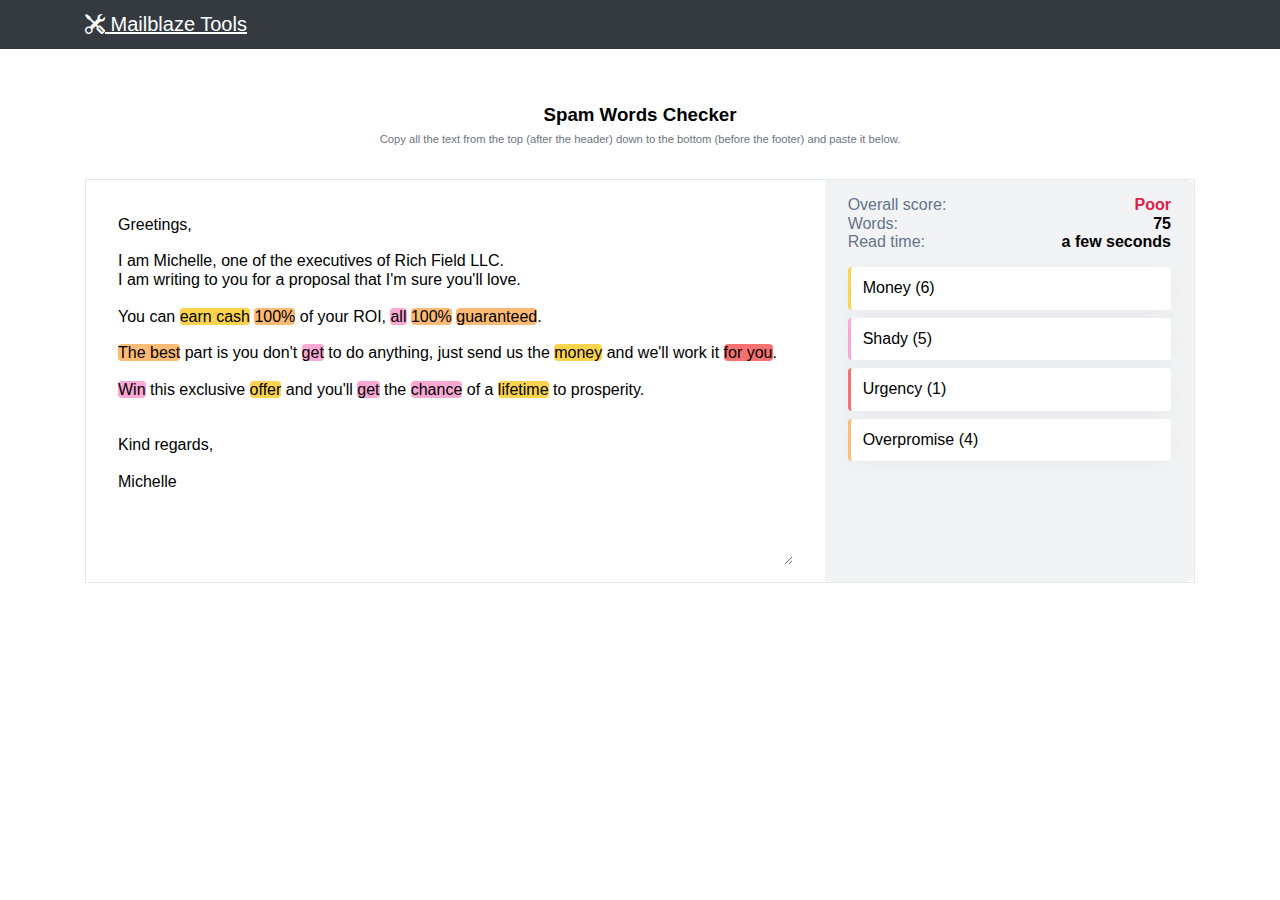
<file: index.html>
<!doctype html>
<html lang="en">
<head>
    <meta charset="utf-8">
    <meta name="viewport" content="width=device-width, initial-scale=1">

    <title>Mailblaze Tools</title>

    <!-- Bootstrap CSS -->
    <link href="https://cdn.jsdelivr.net/npm/bootstrap@5.2.0/dist/css/bootstrap.min.css" rel="stylesheet" integrity="sha384-gH2yIJqKdNHPEq0n4Mqa/HGKIhSkIHeL5AyhkYV8i59U5AR6csBvApHHNl/vI1Bx" crossorigin="anonymous">

    <!-- Bootstrap JS Bundle (including Popper) -->
    <script src="https://cdn.jsdelivr.net/npm/bootstrap@5.2.0/dist/js/bootstrap.bundle.min.js" integrity="sha384-A3rJD856KowSb7dwlZdYEkO39Gagi7vIsF0jrRAoQmDKKtQBHUuLZ9AsSv4jD4Xa" crossorigin="anonymous"></script>

    <!-- Global CSS overrides -->
    <link rel="stylesheet" href="css/global.css">

    <!-- Icons Library -->
    <link rel="stylesheet" href="https://cdn.jsdelivr.net/npm/bootstrap-icons@1.9.1/font/bootstrap-icons.css">

    
    <!-- Bootstrap for SpamChecker -->
    <link rel="stylesheet" href="spamchecker/css/bootstrap@4.3.1.min.css">

    <link rel="icon" type="image/x-icon" href="favicon.ico">
</head>
<body>

    <!-- Navbar and Container Div start -->
    <nav class="navbar navbar-dark bg-dark sticky-top">
        <div class="container">
    
          <!-- Logo left + Brand -->
          <a class="navbar-brand" href="#"><i class="bi bi-tools"></i> Mailblaze Tools</a>
    
          <!-- Main ul start -->
          <ul class="nav">
            <!--
            <li class="nav-item dropdown">
              <a class="nav-link dropdown-toggle" href="#" role="button" data-bs-toggle="dropdown" aria-expanded="false">
                Tools
              </a>
              <ul class="dropdown-menu">
                <li><a class="dropdown-item" href="#">Check Spam Words</a></li>
                <li><a class="dropdown-item" href="#">Delist Helper</a></li>
                <li><a class="dropdown-item" href="#">Bulk Email Checker</a></li>
              </ul>
            </li>

    
            <li class="nav-item">
              <button type="button" class="btn btn-primary">Sign Up</button>
            </li>

            &nbsp;&nbsp;

            <li class="nav-item">
              <button type="button" class="btn btn-secondary">Login</button>
            </li>
            -->
        </ul>
        <!-- Main ul end -->
    </div>
    </nav>
    <!-- Navbar and Container div ends -->

    <br><br><br>

    <div class="container text-center">
      <div class="row justify-content-md-center">
        <h3>
          Spam Words Checker<br>
          <small class="text-muted">Copy all the text from the top (after the header) down to the bottom (before the footer) and paste it below.</small>
        </h3>
      </div>
    </div>

</head>

  <body>

<section class="container mt-4 mb-5">
  <div class="mx-auto shadow-default border-radius-lg" style="border: 1px solid #e6e7eb">
	<div class="row" style="margin: 0 !important">
	  <div class="col-md-8">
		<div id="spam-checker--input">
		  <div class="hwt-container">
			<div class="hwt-backdrop">
				<div class="hwt-highlights hwt-content">
				</div></div>
				<textarea id="spam-checker--textarea" style="width: 100%" rows="20" class="hwt-input hwt-content" maxlength="500">

Greetings,

I am Michelle, one of the executives of Rich Field LLC.
I am writing to you for a proposal that I'm sure you'll love.

You can earn cash 100% of your ROI, all 100% guaranteed.

The best part is you don't get to do anything, just send us the money and we'll work it for you.

Win this exclusive offer and you'll get the chance of a lifetime to prosperity.


Kind regards,

Michelle
		</textarea></div>
		</div>
	  </div>
	  <aside class="col-md-4" style="background-color: #f2f3f5; border-radius: 0 0.5rem 0.5rem 0"><div id="spam-checker--aside"><table><tbody><tr><td>Overall score:</td><td><span class="text-great">Great</span></td></tr><tr><td>Words:</td><td>48</td></tr><tr><td>Read time:</td><td>a few seconds</td></tr></tbody></table><ul></ul></div></aside>
	</div>
  </div>
</section>



<style>
  #spam-checker--input {
    padding: 1rem;
    width: 100%;
  }

  #spam-checker--textarea {
    border-color: transparent;
    outline: none;
  }

  .hwt-container {
    position: relative;
  }

  .hwt-backdrop {
    position: absolute !important;
    top: 0 !important;
    right: -99px !important;
    bottom: 0 !important;
    left: 0 !important;
    padding-right: 99px !important;
    overflow-x: hidden !important;
    overflow-y: auto !important;
  }

  .hwt-highlights {
    width: auto !important;
    height: auto !important;
    border-color: transparent !important;
    white-space: pre-wrap !important;
    word-wrap: break-word !important;
    color: transparent !important;
    overflow: hidden !important;
  }

  .hwt-input {
    display: block !important;
    position: relative !important;
    margin: 0;
    padding: 0;
    border-radius: 0;
    font: inherit;
    overflow-x: hidden !important;
    overflow-y: auto !important;
  }

  .hwt-content {
    border: 1px solid;
    background: none transparent !important;
  }

  .hwt-content mark {
    padding: 0 !important;
    color: inherit;
    border-radius: 0.25rem;
  }

  .hwt-content mark.spam-category-shady {
    background-color: #f9a8d4; /* pink-300 */
  }

  .hwt-content mark.spam-category-money {
    background-color: #fcd34d; /* yellow-300 */
  }

  .hwt-content mark.spam-category-urgency {
    background-color: #f87171; /* red-400 */
  }

  .hwt-content mark.spam-category-overpromise {
    background-color: #fdba74; /* orange-300 */
  }

  .hwt-content mark.spam-category-unnatural {
    background-color: #d1d5db; /* grey-300 */
  }

  #spam-checker--aside li.spam-category-shady {
    border-radius: 3;
    border-left: 3px solid #f9a8d4; /* pink-300 */
  }

  #spam-checker--aside li.spam-category-money {
    border-radius: 3;
    border-left: 3px solid #fcd34d; /* yellow-300 */
  }

  #spam-checker--aside li.spam-category-urgency {
    border-radius: 3;
    border-left: 3px solid #f87171; /* red-400 */
  }

  #spam-checker--aside li.spam-category-overpromise {
    border-radius: 3;
    border-left: 3px solid #fdba74; /* orange-300 */
  }

  #spam-checker--aside li.spam-category-unnatural {
    border-radius: 3;
    border-left: 3px solid #d1d5db; /* grey-300 */
  }

  #spam-checker--aside {
    padding: 1rem 0.5rem;
  }

  #spam-checker--aside table {
    width: 100%;
    margin-bottom: 1rem;
  }

  #spam-checker--aside table td:first-child {
    color: #64748b;
  }

  #spam-checker--aside table td:last-child {
    text-align: right;
    font-weight: 600;
  }

  #spam-checker--aside table td:last-child .text-poor {
    color: #e11d48;
  }

  #spam-checker--aside table td:last-child .text-okay {
    color: #2563eb;
  }

  #spam-checker--aside table td:last-child .text-great {
    color: #16a34a;
  }

  #spam-checker--aside ul,
  #spam-checker--aside ol {
    list-style: none;
    margin: 0;
    padding: 0;
  }

  #spam-checker--aside li {
    margin: 0.5rem 0;
    padding: 0.75rem;
    border-radius: 0.25rem;
    background-color: #fff;
    box-shadow: 0px 4px 24px rgba(4, 20, 58, 0.04);
  }
</style>

<script src="spamchecker/js/jquery@3.6.0.min.js"></script>
<script src="spamchecker/js/spam-checker.js"></script>





    
 

</body>
</html>
</file>
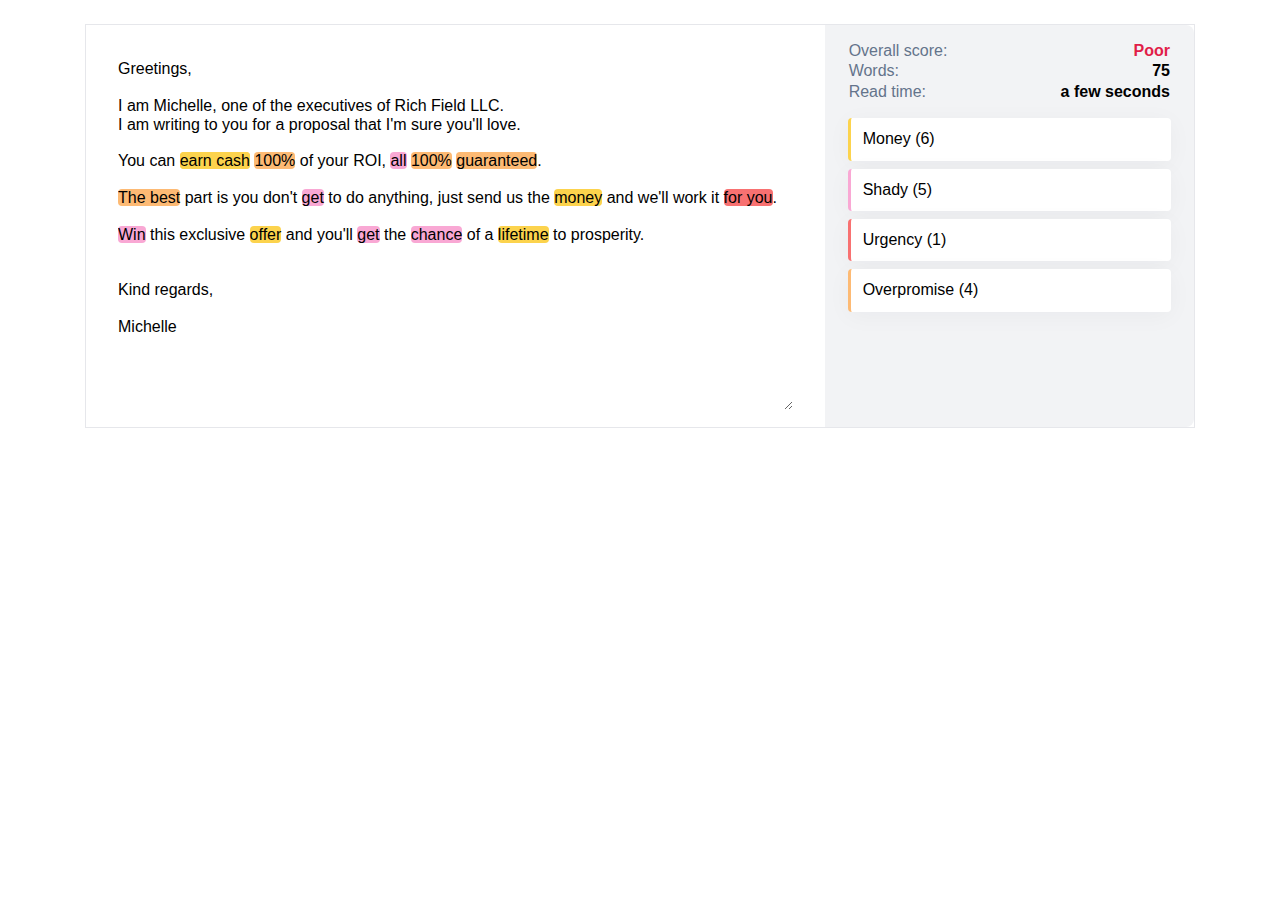
<file: spamchecker/index.html>
<!DOCTYPE html>
<link rel="stylesheet" href="css/bootstrap@4.3.1.min.css">

</head>

<section class="container mt-4 mb-5">
  <div class="mx-auto shadow-default border-radius-lg" style="border: 1px solid #e6e7eb">
	<div class="row" style="margin: 0 !important">
	  <div class="col-md-8">
		<div id="spam-checker--input">
		  <div class="hwt-container">
			<div class="hwt-backdrop">
				<div class="hwt-highlights hwt-content">
				</div></div>
				<textarea id="spam-checker--textarea" style="width: 100%" rows="20" class="hwt-input hwt-content" maxlength="500">

Greetings,

I am Michelle, one of the executives of Rich Field LLC.
I am writing to you for a proposal that I'm sure you'll love.

You can earn cash 100% of your ROI, all 100% guaranteed.

The best part is you don't get to do anything, just send us the money and we'll work it for you.

Win this exclusive offer and you'll get the chance of a lifetime to prosperity.


Kind regards,

Michelle
		</textarea></div>
		</div>
	  </div>
	  <aside class="col-md-4" style="background-color: #f2f3f5; border-radius: 0 0.5rem 0.5rem 0"><div id="spam-checker--aside"><table><tbody><tr><td>Overall score:</td><td><span class="text-great">Great</span></td></tr><tr><td>Words:</td><td>48</td></tr><tr><td>Read time:</td><td>a few seconds</td></tr></tbody></table><ul></ul></div></aside>
	</div>
  </div>
</section>



<style>
  #spam-checker--input {
    padding: 1rem;
    width: 100%;
  }

  #spam-checker--textarea {
    border-color: transparent;
    outline: none;
  }

  .hwt-container {
    position: relative;
  }

  .hwt-backdrop {
    position: absolute !important;
    top: 0 !important;
    right: -99px !important;
    bottom: 0 !important;
    left: 0 !important;
    padding-right: 99px !important;
    overflow-x: hidden !important;
    overflow-y: auto !important;
  }

  .hwt-highlights {
    width: auto !important;
    height: auto !important;
    border-color: transparent !important;
    white-space: pre-wrap !important;
    word-wrap: break-word !important;
    color: transparent !important;
    overflow: hidden !important;
  }

  .hwt-input {
    display: block !important;
    position: relative !important;
    margin: 0;
    padding: 0;
    border-radius: 0;
    font: inherit;
    overflow-x: hidden !important;
    overflow-y: auto !important;
  }

  .hwt-content {
    border: 1px solid;
    background: none transparent !important;
  }

  .hwt-content mark {
    padding: 0 !important;
    color: inherit;
    border-radius: 0.25rem;
  }

  .hwt-content mark.spam-category-shady {
    background-color: #f9a8d4; /* pink-300 */
  }

  .hwt-content mark.spam-category-money {
    background-color: #fcd34d; /* yellow-300 */
  }

  .hwt-content mark.spam-category-urgency {
    background-color: #f87171; /* red-400 */
  }

  .hwt-content mark.spam-category-overpromise {
    background-color: #fdba74; /* orange-300 */
  }

  .hwt-content mark.spam-category-unnatural {
    background-color: #d1d5db; /* grey-300 */
  }

  #spam-checker--aside li.spam-category-shady {
    border-radius: 3;
    border-left: 3px solid #f9a8d4; /* pink-300 */
  }

  #spam-checker--aside li.spam-category-money {
    border-radius: 3;
    border-left: 3px solid #fcd34d; /* yellow-300 */
  }

  #spam-checker--aside li.spam-category-urgency {
    border-radius: 3;
    border-left: 3px solid #f87171; /* red-400 */
  }

  #spam-checker--aside li.spam-category-overpromise {
    border-radius: 3;
    border-left: 3px solid #fdba74; /* orange-300 */
  }

  #spam-checker--aside li.spam-category-unnatural {
    border-radius: 3;
    border-left: 3px solid #d1d5db; /* grey-300 */
  }

  #spam-checker--aside {
    padding: 1rem 0.5rem;
  }

  #spam-checker--aside table {
    width: 100%;
    margin-bottom: 1rem;
  }

  #spam-checker--aside table td:first-child {
    color: #64748b;
  }

  #spam-checker--aside table td:last-child {
    text-align: right;
    font-weight: 600;
  }

  #spam-checker--aside table td:last-child .text-poor {
    color: #e11d48;
  }

  #spam-checker--aside table td:last-child .text-okay {
    color: #2563eb;
  }

  #spam-checker--aside table td:last-child .text-great {
    color: #16a34a;
  }

  #spam-checker--aside ul,
  #spam-checker--aside ol {
    list-style: none;
    margin: 0;
    padding: 0;
  }

  #spam-checker--aside li {
    margin: 0.5rem 0;
    padding: 0.75rem;
    border-radius: 0.25rem;
    background-color: #fff;
    box-shadow: 0px 4px 24px rgba(4, 20, 58, 0.04);
  }
</style>

<script src="js/jquery@3.6.0.min.js"></script>
<script src="js/spam-checker.js"></script>
</file>
<file: css/global.css>
* {
    margin: 0;
    padding: 0;
}

html, body {
    height: auto;
}

.nav {
    --bs-nav-link-color: #ffffff;
    --bs-nav-link-hover-color: #999999;
    font-size: 0.9em;
}

.dropdown-menu {
    font-size: 0.9em;
}

.col-1 {
    padding:0;
    margin:0;
    width:10px;
}

.text-muted {
    font-size: 0.6em;
    font-weight: 400;
}

textarea {
    padding: 10px;
    margin: 0;
}

.dropdown-menu a {
    color: #000000;
}
</file>
<file: spamchecker/css/bootstrap@4.3.1.min.css>
*,::after,::before{box-sizing:border-box}html{font-family:sans-serif;line-height:1.15;-webkit-text-size-adjust:100%;-webkit-tap-highlight-color:transparent}article,aside,figcaption,figure,footer,header,hgroup,main,nav,section{display:block}hr{box-sizing:content-box;height:0;overflow:visible}h1,h2,h3,h4,h5,h6{margin-top:0;margin-bottom:.5rem}p{margin-top:0;margin-bottom:1rem}abbr[data-original-title],abbr[title]{text-decoration:underline;-webkit-text-decoration:underline dotted;text-decoration:underline dotted;cursor:help;border-bottom:0;-webkit-text-decoration-skip-ink:none;text-decoration-skip-ink:none}address{margin-bottom:1rem;font-style:normal;line-height:inherit}dl,ol,ul{margin-top:0;margin-bottom:1rem}ol ol,ol ul,ul ol,ul ul{margin-bottom:0}dt{font-weight:700}dd{margin-bottom:.5rem;margin-left:0}blockquote{margin:0 0 1rem}b,strong{font-weight:bolder}small{font-size:80%}sub,sup{position:relative;font-size:75%;line-height:0;vertical-align:baseline}sub{bottom:-.25em}sup{top:-.5em}code,kbd,pre,samp{font-family:SFMono-Regular,Menlo,Monaco,Consolas,'Liberation Mono','Courier New',monospace;font-size:1em}pre{margin-top:0;margin-bottom:1rem;overflow:auto}figure{margin:0 0 1rem}img{vertical-align:middle;border-style:none}svg{overflow:hidden;vertical-align:middle}table{border-collapse:collapse}caption{padding-top:.75rem;padding-bottom:.75rem;color:#6c757d;text-align:left;caption-side:bottom}th{text-align:inherit}label{display:inline-block;margin-bottom:.5rem}button{border-radius:0}button:focus{outline:1px dotted;outline:5px auto -webkit-focus-ring-color}button,input,optgroup,select,textarea{margin:0;font-family:inherit;font-size:inherit;line-height:inherit}button,input{overflow:visible}button,select{text-transform:none}select{word-wrap:normal}[type=button],[type=reset],[type=submit],button{-webkit-appearance:button}[type=button]:not(:disabled),[type=reset]:not(:disabled),[type=submit]:not(:disabled),button:not(:disabled){cursor:pointer}[type=button]::-moz-focus-inner,[type=reset]::-moz-focus-inner,[type=submit]::-moz-focus-inner,button::-moz-focus-inner{padding:0;border-style:none}input[type=checkbox],input[type=radio]{box-sizing:border-box;padding:0}input[type=date],input[type=datetime-local],input[type=month],input[type=time]{-webkit-appearance:listbox}textarea{overflow:auto;resize:vertical}fieldset{min-width:0;padding:0;margin:0;border:0}legend{display:block;width:100%;max-width:100%;padding:0;margin-bottom:.5rem;font-size:1.5rem;line-height:inherit;color:inherit;white-space:normal}progress{vertical-align:baseline}[type=number]::-webkit-inner-spin-button,[type=number]::-webkit-outer-spin-button{height:auto}[type=search]{outline-offset:-2px;-webkit-appearance:none}[type=search]::-webkit-search-decoration{-webkit-appearance:none}::-webkit-file-upload-button{font:inherit;-webkit-appearance:button}output{display:inline-block}summary{display:list-item;cursor:pointer}template{display:none}[hidden]{display:none!important}.h5,h5{font-size:1.25rem}.h6,h6{font-size:1rem}.lead{font-size:1.25rem;font-weight:300}hr{margin-top:1rem;margin-bottom:1rem;border:0;border-top:1px solid rgba(0,0,0,.1)}.small,small{font-size:80%;font-weight:400}.mark,mark{padding:.2em;background-color:#fcf8e3}.list-unstyled{padding-left:0;list-style:none}.list-inline{padding-left:0;list-style:none}.list-inline-item{display:inline-block}.list-inline-item:not(:last-child){margin-right:.5rem}.initialism{font-size:90%;text-transform:uppercase}.blockquote{margin-bottom:1rem;font-size:1.25rem}.blockquote-footer{display:block;font-size:80%;color:#6c757d}.blockquote-footer::before{content:'\2014\00A0'}.img-fluid{max-width:100%;height:auto}.img-thumbnail{padding:.25rem;background-color:#fff;border:1px solid #dee2e6;border-radius:.25rem;max-width:100%;height:auto}.figure{display:inline-block}.figure-img{margin-bottom:.5rem;line-height:1}.figure-caption{font-size:90%;color:#6c757d}code{font-size:87.5%;color:#e83e8c;word-break:break-word}a>code{color:inherit}kbd{padding:.2rem .4rem;font-size:87.5%;color:#fff;background-color:#212529;border-radius:.2rem}kbd kbd{padding:0;font-size:100%;font-weight:700}pre{display:block;font-size:87.5%;color:#212529}pre code{font-size:inherit;color:inherit;word-break:normal}.pre-scrollable{max-height:340px;overflow-y:scroll}.container{width:100%;padding-right:15px;padding-left:15px;margin-right:auto;margin-left:auto}@media (min-width:576px){.container{max-width:540px}}@media (min-width:768px){.container{max-width:720px}}@media (min-width:992px){.container{max-width:960px}}@media (min-width:1200px){.container{max-width:1140px}}.container-fluid{width:100%;padding-right:15px;padding-left:15px;margin-right:auto;margin-left:auto}.row{display:-ms-flexbox;display:flex;-ms-flex-wrap:wrap;flex-wrap:wrap;margin-right:-15px;margin-left:-15px}.no-gutters{margin-right:0;margin-left:0}.no-gutters>.col,.no-gutters>[class*=col-]{padding-right:0;padding-left:0}.col,.col-1,.col-10,.col-11,.col-12,.col-2,.col-3,.col-4,.col-5,.col-6,.col-7,.col-8,.col-9,.col-auto,.col-lg,.col-lg-1,.col-lg-10,.col-lg-11,.col-lg-12,.col-lg-2,.col-lg-3,.col-lg-4,.col-lg-5,.col-lg-6,.col-lg-7,.col-lg-8,.col-lg-9,.col-lg-auto,.col-md,.col-md-1,.col-md-10,.col-md-11,.col-md-12,.col-md-2,.col-md-3,.col-md-4,.col-md-5,.col-md-6,.col-md-7,.col-md-8,.col-md-9,.col-md-auto,.col-sm,.col-sm-1,.col-sm-10,.col-sm-11,.col-sm-12,.col-sm-2,.col-sm-3,.col-sm-4,.col-sm-5,.col-sm-6,.col-sm-7,.col-sm-8,.col-sm-9,.col-sm-auto,.col-xl,.col-xl-1,.col-xl-10,.col-xl-11,.col-xl-12,.col-xl-2,.col-xl-3,.col-xl-4,.col-xl-5,.col-xl-6,.col-xl-7,.col-xl-8,.col-xl-9,.col-xl-auto{position:relative;width:100%;padding-right:15px;padding-left:15px}.col{-ms-flex-preferred-size:0;flex-basis:0%;-ms-flex-positive:1;flex-grow:1;max-width:100%}.col-auto{-ms-flex:0 0 auto;flex:0 0 auto;width:auto;max-width:100%}.col-1{-ms-flex:0 0 8.333333%;flex:0 0 8.333333%;max-width:8.333333%}.col-2{-ms-flex:0 0 16.666667%;flex:0 0 16.666667%;max-width:16.666667%}.col-3{-ms-flex:0 0 25%;flex:0 0 25%;max-width:25%}.col-4{-ms-flex:0 0 33.333333%;flex:0 0 33.333333%;max-width:33.333333%}.col-5{-ms-flex:0 0 41.666667%;flex:0 0 41.666667%;max-width:41.666667%}.col-6{-ms-flex:0 0 50%;flex:0 0 50%;max-width:50%}.col-7{-ms-flex:0 0 58.333333%;flex:0 0 58.333333%;max-width:58.333333%}.col-8{-ms-flex:0 0 66.666667%;flex:0 0 66.666667%;max-width:66.666667%}.col-9{-ms-flex:0 0 75%;flex:0 0 75%;max-width:75%}.col-10{-ms-flex:0 0 83.333333%;flex:0 0 83.333333%;max-width:83.333333%}.col-11{-ms-flex:0 0 91.666667%;flex:0 0 91.666667%;max-width:91.666667%}.col-12{-ms-flex:0 0 100%;flex:0 0 100%;max-width:100%}.order-first{-ms-flex-order:-1;order:-1}.order-last{-ms-flex-order:13;order:13}.order-0{-ms-flex-order:0;order:0}.order-1{-ms-flex-order:1;order:1}.order-2{-ms-flex-order:2;order:2}.order-3{-ms-flex-order:3;order:3}.order-4{-ms-flex-order:4;order:4}.order-5{-ms-flex-order:5;order:5}.order-6{-ms-flex-order:6;order:6}.order-7{-ms-flex-order:7;order:7}.order-8{-ms-flex-order:8;order:8}.order-9{-ms-flex-order:9;order:9}.order-10{-ms-flex-order:10;order:10}.order-11{-ms-flex-order:11;order:11}.order-12{-ms-flex-order:12;order:12}.offset-1{margin-left:8.333333%}.offset-2{margin-left:16.666667%}.offset-3{margin-left:25%}.offset-4{margin-left:33.333333%}.offset-5{margin-left:41.666667%}.offset-6{margin-left:50%}.offset-7{margin-left:58.333333%}.offset-8{margin-left:66.666667%}.offset-9{margin-left:75%}.offset-10{margin-left:83.333333%}.offset-11{margin-left:91.666667%}@media (min-width:576px){.col-sm{-ms-flex-preferred-size:0;flex-basis:0%;-ms-flex-positive:1;flex-grow:1;max-width:100%}.col-sm-auto{-ms-flex:0 0 auto;flex:0 0 auto;width:auto;max-width:100%}.col-sm-1{-ms-flex:0 0 8.333333%;flex:0 0 8.333333%;max-width:8.333333%}.col-sm-2{-ms-flex:0 0 16.666667%;flex:0 0 16.666667%;max-width:16.666667%}.col-sm-3{-ms-flex:0 0 25%;flex:0 0 25%;max-width:25%}.col-sm-4{-ms-flex:0 0 33.333333%;flex:0 0 33.333333%;max-width:33.333333%}.col-sm-5{-ms-flex:0 0 41.666667%;flex:0 0 41.666667%;max-width:41.666667%}.col-sm-6{-ms-flex:0 0 50%;flex:0 0 50%;max-width:50%}.col-sm-7{-ms-flex:0 0 58.333333%;flex:0 0 58.333333%;max-width:58.333333%}.col-sm-8{-ms-flex:0 0 66.666667%;flex:0 0 66.666667%;max-width:66.666667%}.col-sm-9{-ms-flex:0 0 75%;flex:0 0 75%;max-width:75%}.col-sm-10{-ms-flex:0 0 83.333333%;flex:0 0 83.333333%;max-width:83.333333%}.col-sm-11{-ms-flex:0 0 91.666667%;flex:0 0 91.666667%;max-width:91.666667%}.col-sm-12{-ms-flex:0 0 100%;flex:0 0 100%;max-width:100%}.order-sm-first{-ms-flex-order:-1;order:-1}.order-sm-last{-ms-flex-order:13;order:13}.order-sm-0{-ms-flex-order:0;order:0}.order-sm-1{-ms-flex-order:1;order:1}.order-sm-2{-ms-flex-order:2;order:2}.order-sm-3{-ms-flex-order:3;order:3}.order-sm-4{-ms-flex-order:4;order:4}.order-sm-5{-ms-flex-order:5;order:5}.order-sm-6{-ms-flex-order:6;order:6}.order-sm-7{-ms-flex-order:7;order:7}.order-sm-8{-ms-flex-order:8;order:8}.order-sm-9{-ms-flex-order:9;order:9}.order-sm-10{-ms-flex-order:10;order:10}.order-sm-11{-ms-flex-order:11;order:11}.order-sm-12{-ms-flex-order:12;order:12}.offset-sm-0{margin-left:0}.offset-sm-1{margin-left:8.333333%}.offset-sm-2{margin-left:16.666667%}.offset-sm-3{margin-left:25%}.offset-sm-4{margin-left:33.333333%}.offset-sm-5{margin-left:41.666667%}.offset-sm-6{margin-left:50%}.offset-sm-7{margin-left:58.333333%}.offset-sm-8{margin-left:66.666667%}.offset-sm-9{margin-left:75%}.offset-sm-10{margin-left:83.333333%}.offset-sm-11{margin-left:91.666667%}}@media (min-width:768px){.col-md{-ms-flex-preferred-size:0;flex-basis:0%;-ms-flex-positive:1;flex-grow:1;max-width:100%}.col-md-auto{-ms-flex:0 0 auto;flex:0 0 auto;width:auto;max-width:100%}.col-md-1{-ms-flex:0 0 8.333333%;flex:0 0 8.333333%;max-width:8.333333%}.col-md-2{-ms-flex:0 0 16.666667%;flex:0 0 16.666667%;max-width:16.666667%}.col-md-3{-ms-flex:0 0 25%;flex:0 0 25%;max-width:25%}.col-md-4{-ms-flex:0 0 33.333333%;flex:0 0 33.333333%;max-width:33.333333%}.col-md-5{-ms-flex:0 0 41.666667%;flex:0 0 41.666667%;max-width:41.666667%}.col-md-6{-ms-flex:0 0 50%;flex:0 0 50%;max-width:50%}.col-md-7{-ms-flex:0 0 58.333333%;flex:0 0 58.333333%;max-width:58.333333%}.col-md-8{-ms-flex:0 0 66.666667%;flex:0 0 66.666667%;max-width:66.666667%}.col-md-9{-ms-flex:0 0 75%;flex:0 0 75%;max-width:75%}.col-md-10{-ms-flex:0 0 83.333333%;flex:0 0 83.333333%;max-width:83.333333%}.col-md-11{-ms-flex:0 0 91.666667%;flex:0 0 91.666667%;max-width:91.666667%}.col-md-12{-ms-flex:0 0 100%;flex:0 0 100%;max-width:100%}.order-md-first{-ms-flex-order:-1;order:-1}.order-md-last{-ms-flex-order:13;order:13}.order-md-0{-ms-flex-order:0;order:0}.order-md-1{-ms-flex-order:1;order:1}.order-md-2{-ms-flex-order:2;order:2}.order-md-3{-ms-flex-order:3;order:3}.order-md-4{-ms-flex-order:4;order:4}.order-md-5{-ms-flex-order:5;order:5}.order-md-6{-ms-flex-order:6;order:6}.order-md-7{-ms-flex-order:7;order:7}.order-md-8{-ms-flex-order:8;order:8}.order-md-9{-ms-flex-order:9;order:9}.order-md-10{-ms-flex-order:10;order:10}.order-md-11{-ms-flex-order:11;order:11}.order-md-12{-ms-flex-order:12;order:12}.offset-md-0{margin-left:0}.offset-md-1{margin-left:8.333333%}.offset-md-2{margin-left:16.666667%}.offset-md-3{margin-left:25%}.offset-md-4{margin-left:33.333333%}.offset-md-5{margin-left:41.666667%}.offset-md-6{margin-left:50%}.offset-md-7{margin-left:58.333333%}.offset-md-8{margin-left:66.666667%}.offset-md-9{margin-left:75%}.offset-md-10{margin-left:83.333333%}.offset-md-11{margin-left:91.666667%}}@media (min-width:992px){.col-lg{-ms-flex-preferred-size:0;flex-basis:0%;-ms-flex-positive:1;flex-grow:1;max-width:100%}.col-lg-auto{-ms-flex:0 0 auto;flex:0 0 auto;width:auto;max-width:100%}.col-lg-1{-ms-flex:0 0 8.333333%;flex:0 0 8.333333%;max-width:8.333333%}.col-lg-2{-ms-flex:0 0 16.666667%;flex:0 0 16.666667%;max-width:16.666667%}.col-lg-3{-ms-flex:0 0 25%;flex:0 0 25%;max-width:25%}.col-lg-4{-ms-flex:0 0 33.333333%;flex:0 0 33.333333%;max-width:33.333333%}.col-lg-5{-ms-flex:0 0 41.666667%;flex:0 0 41.666667%;max-width:41.666667%}.col-lg-6{-ms-flex:0 0 50%;flex:0 0 50%;max-width:50%}.col-lg-7{-ms-flex:0 0 58.333333%;flex:0 0 58.333333%;max-width:58.333333%}.col-lg-8{-ms-flex:0 0 66.666667%;flex:0 0 66.666667%;max-width:66.666667%}.col-lg-9{-ms-flex:0 0 75%;flex:0 0 75%;max-width:75%}.col-lg-10{-ms-flex:0 0 83.333333%;flex:0 0 83.333333%;max-width:83.333333%}.col-lg-11{-ms-flex:0 0 91.666667%;flex:0 0 91.666667%;max-width:91.666667%}.col-lg-12{-ms-flex:0 0 100%;flex:0 0 100%;max-width:100%}.order-lg-first{-ms-flex-order:-1;order:-1}.order-lg-last{-ms-flex-order:13;order:13}.order-lg-0{-ms-flex-order:0;order:0}.order-lg-1{-ms-flex-order:1;order:1}.order-lg-2{-ms-flex-order:2;order:2}.order-lg-3{-ms-flex-order:3;order:3}.order-lg-4{-ms-flex-order:4;order:4}.order-lg-5{-ms-flex-order:5;order:5}.order-lg-6{-ms-flex-order:6;order:6}.order-lg-7{-ms-flex-order:7;order:7}.order-lg-8{-ms-flex-order:8;order:8}.order-lg-9{-ms-flex-order:9;order:9}.order-lg-10{-ms-flex-order:10;order:10}.order-lg-11{-ms-flex-order:11;order:11}.order-lg-12{-ms-flex-order:12;order:12}.offset-lg-0{margin-left:0}.offset-lg-1{margin-left:8.333333%}.offset-lg-2{margin-left:16.666667%}.offset-lg-3{margin-left:25%}.offset-lg-4{margin-left:33.333333%}.offset-lg-5{margin-left:41.666667%}.offset-lg-6{margin-left:50%}.offset-lg-7{margin-left:58.333333%}.offset-lg-8{margin-left:66.666667%}.offset-lg-9{margin-left:75%}.offset-lg-10{margin-left:83.333333%}.offset-lg-11{margin-left:91.666667%}}@media (min-width:1200px){.col-xl{-ms-flex-preferred-size:0;flex-basis:0%;-ms-flex-positive:1;flex-grow:1;max-width:100%}.col-xl-auto{-ms-flex:0 0 auto;flex:0 0 auto;width:auto;max-width:100%}.col-xl-1{-ms-flex:0 0 8.333333%;flex:0 0 8.333333%;max-width:8.333333%}.col-xl-2{-ms-flex:0 0 16.666667%;flex:0 0 16.666667%;max-width:16.666667%}.col-xl-3{-ms-flex:0 0 25%;flex:0 0 25%;max-width:25%}.col-xl-4{-ms-flex:0 0 33.333333%;flex:0 0 33.333333%;max-width:33.333333%}.col-xl-5{-ms-flex:0 0 41.666667%;flex:0 0 41.666667%;max-width:41.666667%}.col-xl-6{-ms-flex:0 0 50%;flex:0 0 50%;max-width:50%}.col-xl-7{-ms-flex:0 0 58.333333%;flex:0 0 58.333333%;max-width:58.333333%}.col-xl-8{-ms-flex:0 0 66.666667%;flex:0 0 66.666667%;max-width:66.666667%}.col-xl-9{-ms-flex:0 0 75%;flex:0 0 75%;max-width:75%}.col-xl-10{-ms-flex:0 0 83.333333%;flex:0 0 83.333333%;max-width:83.333333%}.col-xl-11{-ms-flex:0 0 91.666667%;flex:0 0 91.666667%;max-width:91.666667%}.col-xl-12{-ms-flex:0 0 100%;flex:0 0 100%;max-width:100%}.order-xl-first{-ms-flex-order:-1;order:-1}.order-xl-last{-ms-flex-order:13;order:13}.order-xl-0{-ms-flex-order:0;order:0}.order-xl-1{-ms-flex-order:1;order:1}.order-xl-2{-ms-flex-order:2;order:2}.order-xl-3{-ms-flex-order:3;order:3}.order-xl-4{-ms-flex-order:4;order:4}.order-xl-5{-ms-flex-order:5;order:5}.order-xl-6{-ms-flex-order:6;order:6}.order-xl-7{-ms-flex-order:7;order:7}.order-xl-8{-ms-flex-order:8;order:8}.order-xl-9{-ms-flex-order:9;order:9}.order-xl-10{-ms-flex-order:10;order:10}.order-xl-11{-ms-flex-order:11;order:11}.order-xl-12{-ms-flex-order:12;order:12}.offset-xl-0{margin-left:0}.offset-xl-1{margin-left:8.333333%}.offset-xl-2{margin-left:16.666667%}.offset-xl-3{margin-left:25%}.offset-xl-4{margin-left:33.333333%}.offset-xl-5{margin-left:41.666667%}.offset-xl-6{margin-left:50%}.offset-xl-7{margin-left:58.333333%}.offset-xl-8{margin-left:66.666667%}.offset-xl-9{margin-left:75%}.offset-xl-10{margin-left:83.333333%}.offset-xl-11{margin-left:91.666667%}}.table{width:100%;margin-bottom:1rem;color:#212529}.table td,.table th{padding:.75rem;vertical-align:top;border-top:1px solid #dee2e6}.table thead th{vertical-align:bottom;border-bottom:2px solid #dee2e6}.table tbody+tbody{border-top:2px solid #dee2e6}.table-sm td,.table-sm th{padding:.3rem}.table-bordered{border:1px solid #dee2e6}.table-bordered td,.table-bordered th{border:1px solid #dee2e6}.table-bordered thead td,.table-bordered thead th{border-bottom-width:2px}.table-borderless tbody+tbody,.table-borderless td,.table-borderless th,.table-borderless thead th{border:0}.table-striped tbody tr:nth-of-type(odd){background-color:rgba(0,0,0,.05)}.table-hover tbody tr:hover{color:#212529;background-color:rgba(0,0,0,.075)}.table-primary,.table-primary>td,.table-primary>th{background-color:#b8daff}.table-primary tbody+tbody,.table-primary td,.table-primary th,.table-primary thead th{border-color:#7abaff}.table-hover .table-primary:hover{background-color:#9fcdff}.table-hover .table-primary:hover>td,.table-hover .table-primary:hover>th{background-color:#9fcdff}.table-secondary,.table-secondary>td,.table-secondary>th{background-color:#d6d8db}.table-secondary tbody+tbody,.table-secondary td,.table-secondary th,.table-secondary thead th{border-color:#b3b7bb}.table-hover .table-secondary:hover{background-color:#c8cbcf}.table-hover .table-secondary:hover>td,.table-hover .table-secondary:hover>th{background-color:#c8cbcf}.table-success,.table-success>td,.table-success>th{background-color:#c3e6cb}.table-success tbody+tbody,.table-success td,.table-success th,.table-success thead th{border-color:#8fd19e}.table-hover .table-success:hover{background-color:#b1dfbb}.table-hover .table-success:hover>td,.table-hover .table-success:hover>th{background-color:#b1dfbb}.table-info,.table-info>td,.table-info>th{background-color:#bee5eb}.table-info tbody+tbody,.table-info td,.table-info th,.table-info thead th{border-color:#86cfda}.table-hover .table-info:hover{background-color:#abdde5}.table-hover .table-info:hover>td,.table-hover .table-info:hover>th{background-color:#abdde5}.table-warning,.table-warning>td,.table-warning>th{background-color:#ffeeba}.table-warning tbody+tbody,.table-warning td,.table-warning th,.table-warning thead th{border-color:#ffdf7e}.table-hover .table-warning:hover{background-color:#ffe8a1}.table-hover .table-warning:hover>td,.table-hover .table-warning:hover>th{background-color:#ffe8a1}.table-danger,.table-danger>td,.table-danger>th{background-color:#f5c6cb}.table-danger tbody+tbody,.table-danger td,.table-danger th,.table-danger thead th{border-color:#ed969e}.table-hover .table-danger:hover{background-color:#f1b0b7}.table-hover .table-danger:hover>td,.table-hover .table-danger:hover>th{background-color:#f1b0b7}.table-light,.table-light>td,.table-light>th{background-color:#fdfdfe}.table-light tbody+tbody,.table-light td,.table-light th,.table-light thead th{border-color:#fbfcfc}.table-hover .table-light:hover{background-color:#ececf6}.table-hover .table-light:hover>td,.table-hover .table-light:hover>th{background-color:#ececf6}.table-dark,.table-dark>td,.table-dark>th{background-color:#c6c8ca}.table-dark tbody+tbody,.table-dark td,.table-dark th,.table-dark thead th{border-color:#95999c}.table-hover .table-dark:hover{background-color:#b9bbbe}.table-hover .table-dark:hover>td,.table-hover .table-dark:hover>th{background-color:#b9bbbe}.table-active,.table-active>td,.table-active>th{background-color:rgba(0,0,0,.075)}.table-hover .table-active:hover{background-color:rgba(0,0,0,.075)}.table-hover .table-active:hover>td,.table-hover .table-active:hover>th{background-color:rgba(0,0,0,.075)}.table .thead-dark th{color:#fff;background-color:#343a40;border-color:#454d55}.table .thead-light th{color:#495057;background-color:#e9ecef;border-color:#dee2e6}.table-dark{color:#fff;background-color:#343a40}.table-dark td,.table-dark th,.table-dark thead th{border-color:#454d55}.table-dark.table-bordered{border:0}.table-dark.table-striped tbody tr:nth-of-type(odd){background-color:rgba(255,255,255,.05)}.table-dark.table-hover tbody tr:hover{color:#fff;background-color:rgba(255,255,255,.075)}@media (max-width:575.98px){.table-responsive-sm{display:block;width:100%;overflow-x:auto;-webkit-overflow-scrolling:touch}.table-responsive-sm>.table-bordered{border:0}}@media (max-width:767.98px){.table-responsive-md{display:block;width:100%;overflow-x:auto;-webkit-overflow-scrolling:touch}.table-responsive-md>.table-bordered{border:0}}@media (max-width:991.98px){.table-responsive-lg{display:block;width:100%;overflow-x:auto;-webkit-overflow-scrolling:touch}.table-responsive-lg>.table-bordered{border:0}}@media (max-width:1199.98px){.table-responsive-xl{display:block;width:100%;overflow-x:auto;-webkit-overflow-scrolling:touch}.table-responsive-xl>.table-bordered{border:0}}.table-responsive{display:block;width:100%;overflow-x:auto;-webkit-overflow-scrolling:touch}.table-responsive>.table-bordered{border:0}.form-control{display:block;width:100%;height:calc(1.5em + .75rem + 2px);padding:.375rem .75rem;font-size:1rem;font-weight:400;line-height:1.5;color:#495057;background-color:#fff;background-clip:padding-box;border:1px solid #ced4da;border-radius:.25rem;transition:border-color .15s ease-in-out,box-shadow .15s ease-in-out}@media (prefers-reduced-motion:reduce){.form-control{transition:none}}.form-control::-ms-expand{background-color:transparent;border:0}.form-control:focus{color:#495057;background-color:#fff;border-color:#80bdff;outline:0;box-shadow:0 0 0 .2rem rgba(0,123,255,.25)}.form-control::-webkit-input-placeholder{color:#6c757d;opacity:1}.form-control::-moz-placeholder{color:#6c757d;opacity:1}.form-control:-ms-input-placeholder{color:#6c757d;opacity:1}.form-control::-ms-input-placeholder{color:#6c757d;opacity:1}.form-control::placeholder{color:#6c757d;opacity:1}.form-control:disabled,.form-control[readonly]{background-color:#e9ecef;opacity:1}select.form-control:focus::-ms-value{color:#495057;background-color:#fff}.form-control-file,.form-control-range{display:block;width:100%}.col-form-label{padding-top:calc(.375rem + 1px);padding-bottom:calc(.375rem + 1px);margin-bottom:0;font-size:inherit;line-height:1.5}.col-form-label-lg{padding-top:calc(.5rem + 1px);padding-bottom:calc(.5rem + 1px);font-size:1.25rem;line-height:1.5}.col-form-label-sm{padding-top:calc(.25rem + 1px);padding-bottom:calc(.25rem + 1px);font-size:.875rem;line-height:1.5}.form-control-plaintext{display:block;width:100%;padding-top:.375rem;padding-bottom:.375rem;margin-bottom:0;line-height:1.5;color:#212529;background-color:transparent;border:solid transparent;border-width:1px 0}.form-control-plaintext.form-control-lg,.form-control-plaintext.form-control-sm{padding-right:0;padding-left:0}.form-control-sm{height:calc(1.5em + .5rem + 2px);padding:.25rem .5rem;font-size:.875rem;line-height:1.5;border-radius:.2rem}.form-control-lg{height:calc(1.5em + 1rem + 2px);padding:.5rem 1rem;font-size:1.25rem;line-height:1.5;border-radius:.3rem}select.form-control[multiple],select.form-control[size]{height:auto}textarea.form-control{height:auto}.form-group{margin-bottom:1rem}.form-text{display:block;margin-top:.25rem}.form-row{display:-ms-flexbox;display:flex;-ms-flex-wrap:wrap;flex-wrap:wrap;margin-right:-5px;margin-left:-5px}.form-row>.col,.form-row>[class*=col-]{padding-right:5px;padding-left:5px}.form-check{position:relative;display:block;padding-left:1.25rem}.form-check-input{position:absolute;margin-top:.3rem;margin-left:-1.25rem}.form-check-input:disabled~.form-check-label{color:#6c757d}.form-check-label{margin-bottom:0}.form-check-inline{display:-ms-inline-flexbox;display:inline-flex;-ms-flex-align:center;align-items:center;padding-left:0;margin-right:.75rem}.form-check-inline .form-check-input{position:static;margin-top:0;margin-right:.3125rem;margin-left:0}.valid-feedback{display:none;width:100%;margin-top:.25rem;font-size:80%;color:#28a745}.valid-tooltip{position:absolute;top:100%;z-index:5;display:none;max-width:100%;padding:.25rem .5rem;margin-top:.1rem;font-size:.875rem;line-height:1.5;color:#fff;background-color:rgba(40,167,69,.9);border-radius:.25rem}.form-control.is-valid,.was-validated .form-control:valid{border-color:#28a745;padding-right:calc(1.5em + .75rem);background-image:url("data:image/svg+xml,%3csvg xmlns='http://www.w3.org/2000/svg' viewBox='0 0 8 8'%3e%3cpath fill='%2328a745' d='M2.3 6.73L.6 4.53c-.4-1.04.46-1.4 1.1-.8l1.1 1.4 3.4-3.8c.6-.63 1.6-.27 1.2.7l-4 4.6c-.43.5-.8.4-1.1.1z'/%3e%3c/svg%3e");background-repeat:no-repeat;background-position:center right calc(.375em + .1875rem);background-size:calc(.75em + .375rem) calc(.75em + .375rem)}.form-control.is-valid:focus,.was-validated .form-control:valid:focus{border-color:#28a745;box-shadow:0 0 0 .2rem rgba(40,167,69,.25)}.form-control.is-valid~.valid-feedback,.form-control.is-valid~.valid-tooltip,.was-validated .form-control:valid~.valid-feedback,.was-validated .form-control:valid~.valid-tooltip{display:block}.was-validated textarea.form-control:valid,textarea.form-control.is-valid{padding-right:calc(1.5em + .75rem);background-position:top calc(.375em + .1875rem) right calc(.375em + .1875rem)}.custom-select.is-valid,.was-validated .custom-select:valid{border-color:#28a745;padding-right:calc((1em + .75rem) * 3 / 4 + 1.75rem);background:url("data:image/svg+xml,%3csvg xmlns='http://www.w3.org/2000/svg' viewBox='0 0 4 5'%3e%3cpath fill='%23343a40' d='M2 0L0 2h4zm0 5L0 3h4z'/%3e%3c/svg%3e") no-repeat right .75rem center/8px 10px,url("data:image/svg+xml,%3csvg xmlns='http://www.w3.org/2000/svg' viewBox='0 0 8 8'%3e%3cpath fill='%2328a745' d='M2.3 6.73L.6 4.53c-.4-1.04.46-1.4 1.1-.8l1.1 1.4 3.4-3.8c.6-.63 1.6-.27 1.2.7l-4 4.6c-.43.5-.8.4-1.1.1z'/%3e%3c/svg%3e") #fff no-repeat center right 1.75rem/calc(.75em + .375rem) calc(.75em + .375rem)}.custom-select.is-valid:focus,.was-validated .custom-select:valid:focus{border-color:#28a745;box-shadow:0 0 0 .2rem rgba(40,167,69,.25)}.custom-select.is-valid~.valid-feedback,.custom-select.is-valid~.valid-tooltip,.was-validated .custom-select:valid~.valid-feedback,.was-validated .custom-select:valid~.valid-tooltip{display:block}.form-control-file.is-valid~.valid-feedback,.form-control-file.is-valid~.valid-tooltip,.was-validated .form-control-file:valid~.valid-feedback,.was-validated .form-control-file:valid~.valid-tooltip{display:block}.form-check-input.is-valid~.form-check-label,.was-validated .form-check-input:valid~.form-check-label{color:#28a745}.form-check-input.is-valid~.valid-feedback,.form-check-input.is-valid~.valid-tooltip,.was-validated .form-check-input:valid~.valid-feedback,.was-validated .form-check-input:valid~.valid-tooltip{display:block}.custom-control-input.is-valid~.custom-control-label,.was-validated .custom-control-input:valid~.custom-control-label{color:#28a745}.custom-control-input.is-valid~.custom-control-label::before,.was-validated .custom-control-input:valid~.custom-control-label::before{border-color:#28a745}.custom-control-input.is-valid~.valid-feedback,.custom-control-input.is-valid~.valid-tooltip,.was-validated .custom-control-input:valid~.valid-feedback,.was-validated .custom-control-input:valid~.valid-tooltip{display:block}.custom-control-input.is-valid:checked~.custom-control-label::before,.was-validated .custom-control-input:valid:checked~.custom-control-label::before{border-color:#34ce57;background-color:#34ce57}.custom-control-input.is-valid:focus~.custom-control-label::before,.was-validated .custom-control-input:valid:focus~.custom-control-label::before{box-shadow:0 0 0 .2rem rgba(40,167,69,.25)}.custom-control-input.is-valid:focus:not(:checked)~.custom-control-label::before,.was-validated .custom-control-input:valid:focus:not(:checked)~.custom-control-label::before{border-color:#28a745}.custom-file-input.is-valid~.custom-file-label,.was-validated .custom-file-input:valid~.custom-file-label{border-color:#28a745}.custom-file-input.is-valid~.valid-feedback,.custom-file-input.is-valid~.valid-tooltip,.was-validated .custom-file-input:valid~.valid-feedback,.was-validated .custom-file-input:valid~.valid-tooltip{display:block}.custom-file-input.is-valid:focus~.custom-file-label,.was-validated .custom-file-input:valid:focus~.custom-file-label{border-color:#28a745;box-shadow:0 0 0 .2rem rgba(40,167,69,.25)}.invalid-feedback{display:none;width:100%;margin-top:.25rem;font-size:80%;color:#dc3545}.invalid-tooltip{position:absolute;top:100%;z-index:5;display:none;max-width:100%;padding:.25rem .5rem;margin-top:.1rem;font-size:.875rem;line-height:1.5;color:#fff;background-color:rgba(220,53,69,.9);border-radius:.25rem}.form-control.is-invalid,.was-validated .form-control:invalid{border-color:#dc3545;padding-right:calc(1.5em + .75rem);background-image:url("data:image/svg+xml,%3csvg xmlns='http://www.w3.org/2000/svg' fill='%23dc3545' viewBox='-2 -2 7 7'%3e%3cpath stroke='%23dc3545' d='M0 0l3 3m0-3L0 3'/%3e%3ccircle r='.5'/%3e%3ccircle cx='3' r='.5'/%3e%3ccircle cy='3' r='.5'/%3e%3ccircle cx='3' cy='3' r='.5'/%3e%3c/svg%3E");background-repeat:no-repeat;background-position:center right calc(.375em + .1875rem);background-size:calc(.75em + .375rem) calc(.75em + .375rem)}.form-control.is-invalid:focus,.was-validated .form-control:invalid:focus{border-color:#dc3545;box-shadow:0 0 0 .2rem rgba(220,53,69,.25)}.form-control.is-invalid~.invalid-feedback,.form-control.is-invalid~.invalid-tooltip,.was-validated .form-control:invalid~.invalid-feedback,.was-validated .form-control:invalid~.invalid-tooltip{display:block}.was-validated textarea.form-control:invalid,textarea.form-control.is-invalid{padding-right:calc(1.5em + .75rem);background-position:top calc(.375em + .1875rem) right calc(.375em + .1875rem)}.custom-select.is-invalid,.was-validated .custom-select:invalid{border-color:#dc3545;padding-right:calc((1em + .75rem) * 3 / 4 + 1.75rem);background:url("data:image/svg+xml,%3csvg xmlns='http://www.w3.org/2000/svg' viewBox='0 0 4 5'%3e%3cpath fill='%23343a40' d='M2 0L0 2h4zm0 5L0 3h4z'/%3e%3c/svg%3e") no-repeat right .75rem center/8px 10px,url("data:image/svg+xml,%3csvg xmlns='http://www.w3.org/2000/svg' fill='%23dc3545' viewBox='-2 -2 7 7'%3e%3cpath stroke='%23dc3545' d='M0 0l3 3m0-3L0 3'/%3e%3ccircle r='.5'/%3e%3ccircle cx='3' r='.5'/%3e%3ccircle cy='3' r='.5'/%3e%3ccircle cx='3' cy='3' r='.5'/%3e%3c/svg%3E") #fff no-repeat center right 1.75rem/calc(.75em + .375rem) calc(.75em + .375rem)}.custom-select.is-invalid:focus,.was-validated .custom-select:invalid:focus{border-color:#dc3545;box-shadow:0 0 0 .2rem rgba(220,53,69,.25)}.custom-select.is-invalid~.invalid-feedback,.custom-select.is-invalid~.invalid-tooltip,.was-validated .custom-select:invalid~.invalid-feedback,.was-validated .custom-select:invalid~.invalid-tooltip{display:block}.form-control-file.is-invalid~.invalid-feedback,.form-control-file.is-invalid~.invalid-tooltip,.was-validated .form-control-file:invalid~.invalid-feedback,.was-validated .form-control-file:invalid~.invalid-tooltip{display:block}.form-check-input.is-invalid~.form-check-label,.was-validated .form-check-input:invalid~.form-check-label{color:#dc3545}.form-check-input.is-invalid~.invalid-feedback,.form-check-input.is-invalid~.invalid-tooltip,.was-validated .form-check-input:invalid~.invalid-feedback,.was-validated .form-check-input:invalid~.invalid-tooltip{display:block}.custom-control-input.is-invalid~.custom-control-label,.was-validated .custom-control-input:invalid~.custom-control-label{color:#dc3545}.custom-control-input.is-invalid~.custom-control-label::before,.was-validated .custom-control-input:invalid~.custom-control-label::before{border-color:#dc3545}.custom-control-input.is-invalid~.invalid-feedback,.custom-control-input.is-invalid~.invalid-tooltip,.was-validated .custom-control-input:invalid~.invalid-feedback,.was-validated .custom-control-input:invalid~.invalid-tooltip{display:block}.custom-control-input.is-invalid:checked~.custom-control-label::before,.was-validated .custom-control-input:invalid:checked~.custom-control-label::before{border-color:#e4606d;background-color:#e4606d}.custom-control-input.is-invalid:focus~.custom-control-label::before,.was-validated .custom-control-input:invalid:focus~.custom-control-label::before{box-shadow:0 0 0 .2rem rgba(220,53,69,.25)}.custom-control-input.is-invalid:focus:not(:checked)~.custom-control-label::before,.was-validated .custom-control-input:invalid:focus:not(:checked)~.custom-control-label::before{border-color:#dc3545}.custom-file-input.is-invalid~.custom-file-label,.was-validated .custom-file-input:invalid~.custom-file-label{border-color:#dc3545}.custom-file-input.is-invalid~.invalid-feedback,.custom-file-input.is-invalid~.invalid-tooltip,.was-validated .custom-file-input:invalid~.invalid-feedback,.was-validated .custom-file-input:invalid~.invalid-tooltip{display:block}.custom-file-input.is-invalid:focus~.custom-file-label,.was-validated .custom-file-input:invalid:focus~.custom-file-label{border-color:#dc3545;box-shadow:0 0 0 .2rem rgba(220,53,69,.25)}.form-inline{display:-ms-flexbox;display:flex;-ms-flex-flow:row wrap;flex-flow:row wrap;-ms-flex-align:center;align-items:center}.form-inline .form-check{width:100%}@media (min-width:576px){.form-inline label{display:-ms-flexbox;display:flex;-ms-flex-align:center;align-items:center;-ms-flex-pack:center;justify-content:center;margin-bottom:0}.form-inline .form-group{display:-ms-flexbox;display:flex;-ms-flex:0 0 auto;flex:0 0 auto;-ms-flex-flow:row wrap;flex-flow:row wrap;-ms-flex-align:center;align-items:center;margin-bottom:0}.form-inline .form-control{display:inline-block;width:auto;vertical-align:middle}.form-inline .form-control-plaintext{display:inline-block}.form-inline .custom-select,.form-inline .input-group{width:auto}.form-inline .form-check{display:-ms-flexbox;display:flex;-ms-flex-align:center;align-items:center;-ms-flex-pack:center;justify-content:center;width:auto;padding-left:0}.form-inline .form-check-input{position:relative;-ms-flex-negative:0;flex-shrink:0;margin-top:0;margin-right:.25rem;margin-left:0}.form-inline .custom-control{-ms-flex-align:center;align-items:center;-ms-flex-pack:center;justify-content:center}.form-inline .custom-control-label{margin-bottom:0}}.btn{display:inline-block;font-weight:400;color:#212529;text-align:center;vertical-align:middle;-webkit-user-select:none;-moz-user-select:none;-ms-user-select:none;user-select:none;background-color:transparent;border:1px solid transparent;padding:.375rem .75rem;font-size:1rem;line-height:1.5;border-radius:.25rem;transition:color .15s ease-in-out,background-color .15s ease-in-out,border-color .15s ease-in-out,box-shadow .15s ease-in-out}@media (prefers-reduced-motion:reduce){.btn{transition:none}}.btn:hover{color:#212529;text-decoration:none}.btn.focus,.btn:focus{outline:0;box-shadow:0 0 0 .2rem rgba(0,123,255,.25)}.btn.disabled,.btn:disabled{opacity:.65}a.btn.disabled,fieldset:disabled a.btn{pointer-events:none}.btn-primary{color:#fff;background-color:#007bff;border-color:#007bff}.btn-primary:hover{color:#fff;background-color:#0069d9;border-color:#0062cc}.btn-primary.focus,.btn-primary:focus{box-shadow:0 0 0 .2rem rgba(38,143,255,.5)}.btn-primary.disabled,.btn-primary:disabled{color:#fff;background-color:#007bff;border-color:#007bff}.btn-primary:not(:disabled):not(.disabled).active,.btn-primary:not(:disabled):not(.disabled):active,.show>.btn-primary.dropdown-toggle{color:#fff;background-color:#0062cc;border-color:#005cbf}.btn-primary:not(:disabled):not(.disabled).active:focus,.btn-primary:not(:disabled):not(.disabled):active:focus,.show>.btn-primary.dropdown-toggle:focus{box-shadow:0 0 0 .2rem rgba(38,143,255,.5)}.btn-secondary{color:#fff;background-color:#6c757d;border-color:#6c757d}.btn-secondary:hover{color:#fff;background-color:#5a6268;border-color:#545b62}.btn-secondary.focus,.btn-secondary:focus{box-shadow:0 0 0 .2rem rgba(130,138,145,.5)}.btn-secondary.disabled,.btn-secondary:disabled{color:#fff;background-color:#6c757d;border-color:#6c757d}.btn-secondary:not(:disabled):not(.disabled).active,.btn-secondary:not(:disabled):not(.disabled):active,.show>.btn-secondary.dropdown-toggle{color:#fff;background-color:#545b62;border-color:#4e555b}.btn-secondary:not(:disabled):not(.disabled).active:focus,.btn-secondary:not(:disabled):not(.disabled):active:focus,.show>.btn-secondary.dropdown-toggle:focus{box-shadow:0 0 0 .2rem rgba(130,138,145,.5)}.btn-success{color:#fff;background-color:#28a745;border-color:#28a745}.btn-success:hover{color:#fff;background-color:#218838;border-color:#1e7e34}.btn-success.focus,.btn-success:focus{box-shadow:0 0 0 .2rem rgba(72,180,97,.5)}.btn-success.disabled,.btn-success:disabled{color:#fff;background-color:#28a745;border-color:#28a745}.btn-success:not(:disabled):not(.disabled).active,.btn-success:not(:disabled):not(.disabled):active,.show>.btn-success.dropdown-toggle{color:#fff;background-color:#1e7e34;border-color:#1c7430}.btn-success:not(:disabled):not(.disabled).active:focus,.btn-success:not(:disabled):not(.disabled):active:focus,.show>.btn-success.dropdown-toggle:focus{box-shadow:0 0 0 .2rem rgba(72,180,97,.5)}.btn-info{color:#fff;background-color:#17a2b8;border-color:#17a2b8}.btn-info:hover{color:#fff;background-color:#138496;border-color:#117a8b}.btn-info.focus,.btn-info:focus{box-shadow:0 0 0 .2rem rgba(58,176,195,.5)}.btn-info.disabled,.btn-info:disabled{color:#fff;background-color:#17a2b8;border-color:#17a2b8}.btn-info:not(:disabled):not(.disabled).active,.btn-info:not(:disabled):not(.disabled):active,.show>.btn-info.dropdown-toggle{color:#fff;background-color:#117a8b;border-color:#10707f}.btn-info:not(:disabled):not(.disabled).active:focus,.btn-info:not(:disabled):not(.disabled):active:focus,.show>.btn-info.dropdown-toggle:focus{box-shadow:0 0 0 .2rem rgba(58,176,195,.5)}.btn-warning{color:#212529;background-color:#ffc107;border-color:#ffc107}.btn-warning:hover{color:#212529;background-color:#e0a800;border-color:#d39e00}.btn-warning.focus,.btn-warning:focus{box-shadow:0 0 0 .2rem rgba(222,170,12,.5)}.btn-warning.disabled,.btn-warning:disabled{color:#212529;background-color:#ffc107;border-color:#ffc107}.btn-warning:not(:disabled):not(.disabled).active,.btn-warning:not(:disabled):not(.disabled):active,.show>.btn-warning.dropdown-toggle{color:#212529;background-color:#d39e00;border-color:#c69500}.btn-warning:not(:disabled):not(.disabled).active:focus,.btn-warning:not(:disabled):not(.disabled):active:focus,.show>.btn-warning.dropdown-toggle:focus{box-shadow:0 0 0 .2rem rgba(222,170,12,.5)}.btn-danger{color:#fff;background-color:#dc3545;border-color:#dc3545}.btn-danger:hover{color:#fff;background-color:#c82333;border-color:#bd2130}.btn-danger.focus,.btn-danger:focus{box-shadow:0 0 0 .2rem rgba(225,83,97,.5)}.btn-danger.disabled,.btn-danger:disabled{color:#fff;background-color:#dc3545;border-color:#dc3545}.btn-danger:not(:disabled):not(.disabled).active,.btn-danger:not(:disabled):not(.disabled):active,.show>.btn-danger.dropdown-toggle{color:#fff;background-color:#bd2130;border-color:#b21f2d}.btn-danger:not(:disabled):not(.disabled).active:focus,.btn-danger:not(:disabled):not(.disabled):active:focus,.show>.btn-danger.dropdown-toggle:focus{box-shadow:0 0 0 .2rem rgba(225,83,97,.5)}.btn-light{color:#212529;background-color:#f8f9fa;border-color:#f8f9fa}.btn-light:hover{color:#212529;background-color:#e2e6ea;border-color:#dae0e5}.btn-light.focus,.btn-light:focus{box-shadow:0 0 0 .2rem rgba(216,217,219,.5)}.btn-light.disabled,.btn-light:disabled{color:#212529;background-color:#f8f9fa;border-color:#f8f9fa}.btn-light:not(:disabled):not(.disabled).active,.btn-light:not(:disabled):not(.disabled):active,.show>.btn-light.dropdown-toggle{color:#212529;background-color:#dae0e5;border-color:#d3d9df}.btn-light:not(:disabled):not(.disabled).active:focus,.btn-light:not(:disabled):not(.disabled):active:focus,.show>.btn-light.dropdown-toggle:focus{box-shadow:0 0 0 .2rem rgba(216,217,219,.5)}.btn-dark{color:#fff;background-color:#343a40;border-color:#343a40}.btn-dark:hover{color:#fff;background-color:#23272b;border-color:#1d2124}.btn-dark.focus,.btn-dark:focus{box-shadow:0 0 0 .2rem rgba(82,88,93,.5)}.btn-dark.disabled,.btn-dark:disabled{color:#fff;background-color:#343a40;border-color:#343a40}.btn-dark:not(:disabled):not(.disabled).active,.btn-dark:not(:disabled):not(.disabled):active,.show>.btn-dark.dropdown-toggle{color:#fff;background-color:#1d2124;border-color:#171a1d}.btn-dark:not(:disabled):not(.disabled).active:focus,.btn-dark:not(:disabled):not(.disabled):active:focus,.show>.btn-dark.dropdown-toggle:focus{box-shadow:0 0 0 .2rem rgba(82,88,93,.5)}.btn-outline-primary{color:#007bff;border-color:#007bff}.btn-outline-primary:hover{color:#fff;background-color:#007bff;border-color:#007bff}.btn-outline-primary.focus,.btn-outline-primary:focus{box-shadow:0 0 0 .2rem rgba(0,123,255,.5)}.btn-outline-primary.disabled,.btn-outline-primary:disabled{color:#007bff;background-color:transparent}.btn-outline-primary:not(:disabled):not(.disabled).active,.btn-outline-primary:not(:disabled):not(.disabled):active,.show>.btn-outline-primary.dropdown-toggle{color:#fff;background-color:#007bff;border-color:#007bff}.btn-outline-primary:not(:disabled):not(.disabled).active:focus,.btn-outline-primary:not(:disabled):not(.disabled):active:focus,.show>.btn-outline-primary.dropdown-toggle:focus{box-shadow:0 0 0 .2rem rgba(0,123,255,.5)}.btn-outline-secondary{color:#6c757d;border-color:#6c757d}.btn-outline-secondary:hover{color:#fff;background-color:#6c757d;border-color:#6c757d}.btn-outline-secondary.focus,.btn-outline-secondary:focus{box-shadow:0 0 0 .2rem rgba(108,117,125,.5)}.btn-outline-secondary.disabled,.btn-outline-secondary:disabled{color:#6c757d;background-color:transparent}.btn-outline-secondary:not(:disabled):not(.disabled).active,.btn-outline-secondary:not(:disabled):not(.disabled):active,.show>.btn-outline-secondary.dropdown-toggle{color:#fff;background-color:#6c757d;border-color:#6c757d}.btn-outline-secondary:not(:disabled):not(.disabled).active:focus,.btn-outline-secondary:not(:disabled):not(.disabled):active:focus,.show>.btn-outline-secondary.dropdown-toggle:focus{box-shadow:0 0 0 .2rem rgba(108,117,125,.5)}.btn-outline-success{color:#28a745;border-color:#28a745}.btn-outline-success:hover{color:#fff;background-color:#28a745;border-color:#28a745}.btn-outline-success.focus,.btn-outline-success:focus{box-shadow:0 0 0 .2rem rgba(40,167,69,.5)}.btn-outline-success.disabled,.btn-outline-success:disabled{color:#28a745;background-color:transparent}.btn-outline-success:not(:disabled):not(.disabled).active,.btn-outline-success:not(:disabled):not(.disabled):active,.show>.btn-outline-success.dropdown-toggle{color:#fff;background-color:#28a745;border-color:#28a745}.btn-outline-success:not(:disabled):not(.disabled).active:focus,.btn-outline-success:not(:disabled):not(.disabled):active:focus,.show>.btn-outline-success.dropdown-toggle:focus{box-shadow:0 0 0 .2rem rgba(40,167,69,.5)}.btn-outline-info{color:#17a2b8;border-color:#17a2b8}.btn-outline-info:hover{color:#fff;background-color:#17a2b8;border-color:#17a2b8}.btn-outline-info.focus,.btn-outline-info:focus{box-shadow:0 0 0 .2rem rgba(23,162,184,.5)}.btn-outline-info.disabled,.btn-outline-info:disabled{color:#17a2b8;background-color:transparent}.btn-outline-info:not(:disabled):not(.disabled).active,.btn-outline-info:not(:disabled):not(.disabled):active,.show>.btn-outline-info.dropdown-toggle{color:#fff;background-color:#17a2b8;border-color:#17a2b8}.btn-outline-info:not(:disabled):not(.disabled).active:focus,.btn-outline-info:not(:disabled):not(.disabled):active:focus,.show>.btn-outline-info.dropdown-toggle:focus{box-shadow:0 0 0 .2rem rgba(23,162,184,.5)}.btn-outline-warning{color:#ffc107;border-color:#ffc107}.btn-outline-warning:hover{color:#212529;background-color:#ffc107;border-color:#ffc107}.btn-outline-warning.focus,.btn-outline-warning:focus{box-shadow:0 0 0 .2rem rgba(255,193,7,.5)}.btn-outline-warning.disabled,.btn-outline-warning:disabled{color:#ffc107;background-color:transparent}.btn-outline-warning:not(:disabled):not(.disabled).active,.btn-outline-warning:not(:disabled):not(.disabled):active,.show>.btn-outline-warning.dropdown-toggle{color:#212529;background-color:#ffc107;border-color:#ffc107}.btn-outline-warning:not(:disabled):not(.disabled).active:focus,.btn-outline-warning:not(:disabled):not(.disabled):active:focus,.show>.btn-outline-warning.dropdown-toggle:focus{box-shadow:0 0 0 .2rem rgba(255,193,7,.5)}.btn-outline-danger{color:#dc3545;border-color:#dc3545}.btn-outline-danger:hover{color:#fff;background-color:#dc3545;border-color:#dc3545}.btn-outline-danger.focus,.btn-outline-danger:focus{box-shadow:0 0 0 .2rem rgba(220,53,69,.5)}.btn-outline-danger.disabled,.btn-outline-danger:disabled{color:#dc3545;background-color:transparent}.btn-outline-danger:not(:disabled):not(.disabled).active,.btn-outline-danger:not(:disabled):not(.disabled):active,.show>.btn-outline-danger.dropdown-toggle{color:#fff;background-color:#dc3545;border-color:#dc3545}.btn-outline-danger:not(:disabled):not(.disabled).active:focus,.btn-outline-danger:not(:disabled):not(.disabled):active:focus,.show>.btn-outline-danger.dropdown-toggle:focus{box-shadow:0 0 0 .2rem rgba(220,53,69,.5)}.btn-outline-light{color:#f8f9fa;border-color:#f8f9fa}.btn-outline-light:hover{color:#212529;background-color:#f8f9fa;border-color:#f8f9fa}.btn-outline-light.focus,.btn-outline-light:focus{box-shadow:0 0 0 .2rem rgba(248,249,250,.5)}.btn-outline-light.disabled,.btn-outline-light:disabled{color:#f8f9fa;background-color:transparent}.btn-outline-light:not(:disabled):not(.disabled).active,.btn-outline-light:not(:disabled):not(.disabled):active,.show>.btn-outline-light.dropdown-toggle{color:#212529;background-color:#f8f9fa;border-color:#f8f9fa}.btn-outline-light:not(:disabled):not(.disabled).active:focus,.btn-outline-light:not(:disabled):not(.disabled):active:focus,.show>.btn-outline-light.dropdown-toggle:focus{box-shadow:0 0 0 .2rem rgba(248,249,250,.5)}.btn-outline-dark{color:#343a40;border-color:#343a40}.btn-outline-dark:hover{color:#fff;background-color:#343a40;border-color:#343a40}.btn-outline-dark.focus,.btn-outline-dark:focus{box-shadow:0 0 0 .2rem rgba(52,58,64,.5)}.btn-outline-dark.disabled,.btn-outline-dark:disabled{color:#343a40;background-color:transparent}.btn-outline-dark:not(:disabled):not(.disabled).active,.btn-outline-dark:not(:disabled):not(.disabled):active,.show>.btn-outline-dark.dropdown-toggle{color:#fff;background-color:#343a40;border-color:#343a40}.btn-outline-dark:not(:disabled):not(.disabled).active:focus,.btn-outline-dark:not(:disabled):not(.disabled):active:focus,.show>.btn-outline-dark.dropdown-toggle:focus{box-shadow:0 0 0 .2rem rgba(52,58,64,.5)}.btn-link{font-weight:400;color:#007bff;text-decoration:none}.btn-link:hover{color:#0056b3;text-decoration:underline}.btn-link.focus,.btn-link:focus{text-decoration:underline;box-shadow:none}.btn-link.disabled,.btn-link:disabled{color:#6c757d;pointer-events:none}.btn-group-lg>.btn,.btn-lg{padding:.5rem 1rem;font-size:1.25rem;line-height:1.5;border-radius:.3rem}.btn-group-sm>.btn,.btn-sm{padding:.25rem .5rem;font-size:.875rem;line-height:1.5;border-radius:.2rem}.btn-block{display:block;width:100%}.btn-block+.btn-block{margin-top:.5rem}input[type=button].btn-block,input[type=reset].btn-block,input[type=submit].btn-block{width:100%}.fade{transition:opacity .15s linear}@media (prefers-reduced-motion:reduce){.fade{transition:none}}.fade:not(.show){opacity:0}.collapse:not(.show){display:none}.collapsing{position:relative;height:0;overflow:hidden;transition:height .35s ease}@media (prefers-reduced-motion:reduce){.collapsing{transition:none}}.dropdown,.dropleft,.dropright,.dropup{position:relative}.dropdown-toggle{white-space:nowrap}.dropdown-toggle::after{display:inline-block;margin-left:.255em;vertical-align:.255em;content:'';border-top:.3em solid;border-right:.3em solid transparent;border-bottom:0;border-left:.3em solid transparent}.dropdown-toggle:empty::after{margin-left:0}.dropdown-menu{position:absolute;top:100%;left:0;z-index:1000;display:none;float:left;min-width:10rem;padding:.5rem 0;margin:.125rem 0 0;font-size:1rem;color:#212529;text-align:left;list-style:none;background-color:#fff;background-clip:padding-box;border:1px solid rgba(0,0,0,.15);border-radius:.25rem}.dropdown-menu-left{right:auto;left:0}.dropdown-menu-right{right:0;left:auto}@media (min-width:576px){.dropdown-menu-sm-left{right:auto;left:0}.dropdown-menu-sm-right{right:0;left:auto}}@media (min-width:768px){.dropdown-menu-md-left{right:auto;left:0}.dropdown-menu-md-right{right:0;left:auto}}@media (min-width:992px){.dropdown-menu-lg-left{right:auto;left:0}.dropdown-menu-lg-right{right:0;left:auto}}@media (min-width:1200px){.dropdown-menu-xl-left{right:auto;left:0}.dropdown-menu-xl-right{right:0;left:auto}}.dropup .dropdown-menu{top:auto;bottom:100%;margin-top:0;margin-bottom:.125rem}.dropup .dropdown-toggle::after{display:inline-block;margin-left:.255em;vertical-align:.255em;content:'';border-top:0;border-right:.3em solid transparent;border-bottom:.3em solid;border-left:.3em solid transparent}.dropup .dropdown-toggle:empty::after{margin-left:0}.dropright .dropdown-menu{top:0;right:auto;left:100%;margin-top:0;margin-left:.125rem}.dropright .dropdown-toggle::after{display:inline-block;margin-left:.255em;vertical-align:.255em;content:'';border-top:.3em solid transparent;border-right:0;border-bottom:.3em solid transparent;border-left:.3em solid}.dropright .dropdown-toggle:empty::after{margin-left:0}.dropright .dropdown-toggle::after{vertical-align:0}.dropleft .dropdown-menu{top:0;right:100%;left:auto;margin-top:0;margin-right:.125rem}.dropleft .dropdown-toggle::after{display:inline-block;margin-left:.255em;vertical-align:.255em;content:''}.dropleft .dropdown-toggle::after{display:none}.dropleft .dropdown-toggle::before{display:inline-block;margin-right:.255em;vertical-align:.255em;content:'';border-top:.3em solid transparent;border-right:.3em solid;border-bottom:.3em solid transparent}.dropleft .dropdown-toggle:empty::after{margin-left:0}.dropleft .dropdown-toggle::before{vertical-align:0}.dropdown-menu[x-placement^=bottom],.dropdown-menu[x-placement^=left],.dropdown-menu[x-placement^=right],.dropdown-menu[x-placement^=top]{right:auto;bottom:auto}.dropdown-divider{height:0;margin:.5rem 0;overflow:hidden;border-top:1px solid #e9ecef}.dropdown-item{display:block;width:100%;padding:.25rem 1.5rem;clear:both;font-weight:400;color:#212529;text-align:inherit;white-space:nowrap;background-color:transparent;border:0}.dropdown-item:focus,.dropdown-item:hover{color:#16181b;text-decoration:none;background-color:#f8f9fa}.dropdown-item.active,.dropdown-item:active{color:#fff;text-decoration:none;background-color:#007bff}.dropdown-item.disabled,.dropdown-item:disabled{color:#6c757d;pointer-events:none;background-color:transparent}.dropdown-menu.show{display:block}.dropdown-header{display:block;padding:.5rem 1.5rem;margin-bottom:0;font-size:.875rem;color:#6c757d;white-space:nowrap}.dropdown-item-text{display:block;padding:.25rem 1.5rem;color:#212529}.btn-group,.btn-group-vertical{position:relative;display:-ms-inline-flexbox;display:inline-flex;vertical-align:middle}.btn-group-vertical>.btn,.btn-group>.btn{position:relative;-ms-flex:1 1 auto;flex:1 1 auto}.btn-group-vertical>.btn:hover,.btn-group>.btn:hover{z-index:1}.btn-group-vertical>.btn.active,.btn-group-vertical>.btn:active,.btn-group-vertical>.btn:focus,.btn-group>.btn.active,.btn-group>.btn:active,.btn-group>.btn:focus{z-index:1}.btn-toolbar{display:-ms-flexbox;display:flex;-ms-flex-wrap:wrap;flex-wrap:wrap;-ms-flex-pack:start;justify-content:flex-start}.btn-toolbar .input-group{width:auto}.btn-group>.btn-group:not(:first-child),.btn-group>.btn:not(:first-child){margin-left:-1px}.btn-group>.btn-group:not(:last-child)>.btn,.btn-group>.btn:not(:last-child):not(.dropdown-toggle){border-top-right-radius:0;border-bottom-right-radius:0}.btn-group>.btn-group:not(:first-child)>.btn,.btn-group>.btn:not(:first-child){border-top-left-radius:0;border-bottom-left-radius:0}.dropdown-toggle-split{padding-right:.5625rem;padding-left:.5625rem}.dropdown-toggle-split::after,.dropright .dropdown-toggle-split::after,.dropup .dropdown-toggle-split::after{margin-left:0}.dropleft .dropdown-toggle-split::before{margin-right:0}.btn-group-sm>.btn+.dropdown-toggle-split,.btn-sm+.dropdown-toggle-split{padding-right:.375rem;padding-left:.375rem}.btn-group-lg>.btn+.dropdown-toggle-split,.btn-lg+.dropdown-toggle-split{padding-right:.75rem;padding-left:.75rem}.btn-group-vertical{-ms-flex-direction:column;flex-direction:column;-ms-flex-align:start;align-items:flex-start;-ms-flex-pack:center;justify-content:center}.btn-group-vertical>.btn,.btn-group-vertical>.btn-group{width:100%}.btn-group-vertical>.btn-group:not(:first-child),.btn-group-vertical>.btn:not(:first-child){margin-top:-1px}.btn-group-vertical>.btn-group:not(:last-child)>.btn,.btn-group-vertical>.btn:not(:last-child):not(.dropdown-toggle){border-bottom-right-radius:0;border-bottom-left-radius:0}.btn-group-vertical>.btn-group:not(:first-child)>.btn,.btn-group-vertical>.btn:not(:first-child){border-top-left-radius:0;border-top-right-radius:0}.btn-group-toggle>.btn,.btn-group-toggle>.btn-group>.btn{margin-bottom:0}.btn-group-toggle>.btn input[type=checkbox],.btn-group-toggle>.btn input[type=radio],.btn-group-toggle>.btn-group>.btn input[type=checkbox],.btn-group-toggle>.btn-group>.btn input[type=radio]{position:absolute;clip:rect(0,0,0,0);pointer-events:none}.input-group{position:relative;display:-ms-flexbox;display:flex;-ms-flex-wrap:wrap;flex-wrap:wrap;-ms-flex-align:stretch;align-items:stretch;width:100%}.input-group>.custom-file,.input-group>.custom-select,.input-group>.form-control,.input-group>.form-control-plaintext{position:relative;-ms-flex:1 1 auto;flex:1 1 auto;width:1%;margin-bottom:0}.input-group>.custom-file+.custom-file,.input-group>.custom-file+.custom-select,.input-group>.custom-file+.form-control,.input-group>.custom-select+.custom-file,.input-group>.custom-select+.custom-select,.input-group>.custom-select+.form-control,.input-group>.form-control+.custom-file,.input-group>.form-control+.custom-select,.input-group>.form-control+.form-control,.input-group>.form-control-plaintext+.custom-file,.input-group>.form-control-plaintext+.custom-select,.input-group>.form-control-plaintext+.form-control{margin-left:-1px}.input-group>.custom-file .custom-file-input:focus~.custom-file-label,.input-group>.custom-select:focus,.input-group>.form-control:focus{z-index:3}.input-group>.custom-file .custom-file-input:focus{z-index:4}.input-group>.custom-select:not(:last-child),.input-group>.form-control:not(:last-child){border-top-right-radius:0;border-bottom-right-radius:0}.input-group>.custom-select:not(:first-child),.input-group>.form-control:not(:first-child){border-top-left-radius:0;border-bottom-left-radius:0}.input-group>.custom-file{display:-ms-flexbox;display:flex;-ms-flex-align:center;align-items:center}.input-group>.custom-file:not(:last-child) .custom-file-label,.input-group>.custom-file:not(:last-child) .custom-file-label::after{border-top-right-radius:0;border-bottom-right-radius:0}.input-group>.custom-file:not(:first-child) .custom-file-label{border-top-left-radius:0;border-bottom-left-radius:0}.input-group-append,.input-group-prepend{display:-ms-flexbox;display:flex}.input-group-append .btn,.input-group-prepend .btn{position:relative;z-index:2}.input-group-append .btn:focus,.input-group-prepend .btn:focus{z-index:3}.input-group-append .btn+.btn,.input-group-append .btn+.input-group-text,.input-group-append .input-group-text+.btn,.input-group-append .input-group-text+.input-group-text,.input-group-prepend .btn+.btn,.input-group-prepend .btn+.input-group-text,.input-group-prepend .input-group-text+.btn,.input-group-prepend .input-group-text+.input-group-text{margin-left:-1px}.input-group-prepend{margin-right:-1px}.input-group-append{margin-left:-1px}.input-group-text{display:-ms-flexbox;display:flex;-ms-flex-align:center;align-items:center;padding:.375rem .75rem;margin-bottom:0;font-size:1rem;font-weight:400;line-height:1.5;color:#495057;text-align:center;white-space:nowrap;background-color:#e9ecef;border:1px solid #ced4da;border-radius:.25rem}.input-group-text input[type=checkbox],.input-group-text input[type=radio]{margin-top:0}.input-group-lg>.custom-select,.input-group-lg>.form-control:not(textarea){height:calc(1.5em + 1rem + 2px)}.input-group-lg>.custom-select,.input-group-lg>.form-control,.input-group-lg>.input-group-append>.btn,.input-group-lg>.input-group-append>.input-group-text,.input-group-lg>.input-group-prepend>.btn,.input-group-lg>.input-group-prepend>.input-group-text{padding:.5rem 1rem;font-size:1.25rem;line-height:1.5;border-radius:.3rem}.input-group-sm>.custom-select,.input-group-sm>.form-control:not(textarea){height:calc(1.5em + .5rem + 2px)}.input-group-sm>.custom-select,.input-group-sm>.form-control,.input-group-sm>.input-group-append>.btn,.input-group-sm>.input-group-append>.input-group-text,.input-group-sm>.input-group-prepend>.btn,.input-group-sm>.input-group-prepend>.input-group-text{padding:.25rem .5rem;font-size:.875rem;line-height:1.5;border-radius:.2rem}.input-group-lg>.custom-select,.input-group-sm>.custom-select{padding-right:1.75rem}.input-group>.input-group-append:last-child>.btn:not(:last-child):not(.dropdown-toggle),.input-group>.input-group-append:last-child>.input-group-text:not(:last-child),.input-group>.input-group-append:not(:last-child)>.btn,.input-group>.input-group-append:not(:last-child)>.input-group-text,.input-group>.input-group-prepend>.btn,.input-group>.input-group-prepend>.input-group-text{border-top-right-radius:0;border-bottom-right-radius:0}.input-group>.input-group-append>.btn,.input-group>.input-group-append>.input-group-text,.input-group>.input-group-prepend:first-child>.btn:not(:first-child),.input-group>.input-group-prepend:first-child>.input-group-text:not(:first-child),.input-group>.input-group-prepend:not(:first-child)>.btn,.input-group>.input-group-prepend:not(:first-child)>.input-group-text{border-top-left-radius:0;border-bottom-left-radius:0}.custom-control{position:relative;display:block;min-height:1.5rem;padding-left:1.5rem}.custom-control-inline{display:-ms-inline-flexbox;display:inline-flex;margin-right:1rem}.custom-control-input{position:absolute;z-index:-1;opacity:0}.custom-control-input:checked~.custom-control-label::before{color:#fff;border-color:#007bff;background-color:#007bff}.custom-control-input:focus~.custom-control-label::before{box-shadow:0 0 0 .2rem rgba(0,123,255,.25)}.custom-control-input:focus:not(:checked)~.custom-control-label::before{border-color:#80bdff}.custom-control-input:not(:disabled):active~.custom-control-label::before{color:#fff;background-color:#b3d7ff;border-color:#b3d7ff}.custom-control-input:disabled~.custom-control-label{color:#6c757d}.custom-control-input:disabled~.custom-control-label::before{background-color:#e9ecef}.custom-control-label{position:relative;margin-bottom:0;vertical-align:top}.custom-control-label::before{position:absolute;top:.25rem;left:-1.5rem;display:block;width:1rem;height:1rem;pointer-events:none;content:'';background-color:#fff;border:#adb5bd solid 1px}.custom-control-label::after{position:absolute;top:.25rem;left:-1.5rem;display:block;width:1rem;height:1rem;content:'';background:no-repeat 50%/50% 50%}.custom-checkbox .custom-control-label::before{border-radius:.25rem}.custom-checkbox .custom-control-input:checked~.custom-control-label::after{background-image:url("data:image/svg+xml,%3csvg xmlns='http://www.w3.org/2000/svg' viewBox='0 0 8 8'%3e%3cpath fill='%23fff' d='M6.564.75l-3.59 3.612-1.538-1.55L0 4.26 2.974 7.25 8 2.193z'/%3e%3c/svg%3e")}.custom-checkbox .custom-control-input:indeterminate~.custom-control-label::before{border-color:#007bff;background-color:#007bff}.custom-checkbox .custom-control-input:indeterminate~.custom-control-label::after{background-image:url("data:image/svg+xml,%3csvg xmlns='http://www.w3.org/2000/svg' viewBox='0 0 4 4'%3e%3cpath stroke='%23fff' d='M0 2h4'/%3e%3c/svg%3e")}.custom-checkbox .custom-control-input:disabled:checked~.custom-control-label::before{background-color:rgba(0,123,255,.5)}.custom-checkbox .custom-control-input:disabled:indeterminate~.custom-control-label::before{background-color:rgba(0,123,255,.5)}.custom-radio .custom-control-label::before{border-radius:50%}.custom-radio .custom-control-input:checked~.custom-control-label::after{background-image:url("data:image/svg+xml,%3csvg xmlns='http://www.w3.org/2000/svg' viewBox='-4 -4 8 8'%3e%3ccircle r='3' fill='%23fff'/%3e%3c/svg%3e")}.custom-radio .custom-control-input:disabled:checked~.custom-control-label::before{background-color:rgba(0,123,255,.5)}.custom-switch{padding-left:2.25rem}.custom-switch .custom-control-label::before{left:-2.25rem;width:1.75rem;pointer-events:all;border-radius:.5rem}.custom-switch .custom-control-label::after{top:calc(.25rem + 2px);left:calc(-2.25rem + 2px);width:calc(1rem - 4px);height:calc(1rem - 4px);background-color:#adb5bd;border-radius:.5rem;transition:background-color .15s ease-in-out,border-color .15s ease-in-out,box-shadow .15s ease-in-out,-webkit-transform .15s ease-in-out;transition:transform .15s ease-in-out,background-color .15s ease-in-out,border-color .15s ease-in-out,box-shadow .15s ease-in-out;transition:transform .15s ease-in-out,background-color .15s ease-in-out,border-color .15s ease-in-out,box-shadow .15s ease-in-out,-webkit-transform .15s ease-in-out}@media (prefers-reduced-motion:reduce){.custom-switch .custom-control-label::after{transition:none}}.custom-switch .custom-control-input:checked~.custom-control-label::after{background-color:#fff;-webkit-transform:translateX(.75rem);transform:translateX(.75rem)}.custom-switch .custom-control-input:disabled:checked~.custom-control-label::before{background-color:rgba(0,123,255,.5)}.custom-select{display:inline-block;width:100%;height:calc(1.5em + .75rem + 2px);padding:.375rem 1.75rem .375rem .75rem;font-size:1rem;font-weight:400;line-height:1.5;color:#495057;vertical-align:middle;background:url("data:image/svg+xml,%3csvg xmlns='http://www.w3.org/2000/svg' viewBox='0 0 4 5'%3e%3cpath fill='%23343a40' d='M2 0L0 2h4zm0 5L0 3h4z'/%3e%3c/svg%3e") no-repeat right .75rem center/8px 10px;background-color:#fff;border:1px solid #ced4da;border-radius:.25rem;-webkit-appearance:none;-moz-appearance:none;appearance:none}.custom-select:focus{border-color:#80bdff;outline:0;box-shadow:0 0 0 .2rem rgba(0,123,255,.25)}.custom-select:focus::-ms-value{color:#495057;background-color:#fff}.custom-select[multiple],.custom-select[size]:not([size='1']){height:auto;padding-right:.75rem;background-image:none}.custom-select:disabled{color:#6c757d;background-color:#e9ecef}.custom-select::-ms-expand{display:none}.custom-select-sm{height:calc(1.5em + .5rem + 2px);padding-top:.25rem;padding-bottom:.25rem;padding-left:.5rem;font-size:.875rem}.custom-select-lg{height:calc(1.5em + 1rem + 2px);padding-top:.5rem;padding-bottom:.5rem;padding-left:1rem;font-size:1.25rem}.custom-file{position:relative;display:inline-block;width:100%;height:calc(1.5em + .75rem + 2px);margin-bottom:0}.custom-file-input{position:relative;z-index:2;width:100%;height:calc(1.5em + .75rem + 2px);margin:0;opacity:0}.custom-file-input:focus~.custom-file-label{border-color:#80bdff;box-shadow:0 0 0 .2rem rgba(0,123,255,.25)}.custom-file-input:disabled~.custom-file-label{background-color:#e9ecef}.custom-file-input:lang(en)~.custom-file-label::after{content:'Browse'}.custom-file-input~.custom-file-label[data-browse]::after{content:attr(data-browse)}.custom-file-label{position:absolute;top:0;right:0;left:0;z-index:1;height:calc(1.5em + .75rem + 2px);padding:.375rem .75rem;font-weight:400;line-height:1.5;color:#495057;background-color:#fff;border:1px solid #ced4da;border-radius:.25rem}.custom-file-label::after{position:absolute;top:0;right:0;bottom:0;z-index:3;display:block;height:calc(1.5em + .75rem);padding:.375rem .75rem;line-height:1.5;color:#495057;content:'Browse';background-color:#e9ecef;border-left:inherit;border-radius:0 .25rem .25rem 0}.custom-range{width:100%;height:calc(1rem + .4rem);padding:0;background-color:transparent;-webkit-appearance:none;-moz-appearance:none;appearance:none}.custom-range:focus{outline:0}.custom-range:focus::-webkit-slider-thumb{box-shadow:0 0 0 1px #fff,0 0 0 .2rem rgba(0,123,255,.25)}.custom-range:focus::-moz-range-thumb{box-shadow:0 0 0 1px #fff,0 0 0 .2rem rgba(0,123,255,.25)}.custom-range:focus::-ms-thumb{box-shadow:0 0 0 1px #fff,0 0 0 .2rem rgba(0,123,255,.25)}.custom-range::-moz-focus-outer{border:0}.custom-range::-webkit-slider-thumb{width:1rem;height:1rem;margin-top:-.25rem;background-color:#007bff;border:0;border-radius:1rem;transition:background-color .15s ease-in-out,border-color .15s ease-in-out,box-shadow .15s ease-in-out;-webkit-appearance:none;appearance:none}@media (prefers-reduced-motion:reduce){.custom-range::-webkit-slider-thumb{transition:none}}.custom-range::-webkit-slider-thumb:active{background-color:#b3d7ff}.custom-range::-webkit-slider-runnable-track{width:100%;height:.5rem;color:transparent;cursor:pointer;background-color:#dee2e6;border-color:transparent;border-radius:1rem}.custom-range::-moz-range-thumb{width:1rem;height:1rem;background-color:#007bff;border:0;border-radius:1rem;transition:background-color .15s ease-in-out,border-color .15s ease-in-out,box-shadow .15s ease-in-out;-moz-appearance:none;appearance:none}@media (prefers-reduced-motion:reduce){.custom-range::-moz-range-thumb{transition:none}}.custom-range::-moz-range-thumb:active{background-color:#b3d7ff}.custom-range::-moz-range-track{width:100%;height:.5rem;color:transparent;cursor:pointer;background-color:#dee2e6;border-color:transparent;border-radius:1rem}.custom-range::-ms-thumb{width:1rem;height:1rem;margin-top:0;margin-right:.2rem;margin-left:.2rem;background-color:#007bff;border:0;border-radius:1rem;transition:background-color .15s ease-in-out,border-color .15s ease-in-out,box-shadow .15s ease-in-out;appearance:none}@media (prefers-reduced-motion:reduce){.custom-range::-ms-thumb{transition:none}}.custom-range::-ms-thumb:active{background-color:#b3d7ff}.custom-range::-ms-track{width:100%;height:.5rem;color:transparent;cursor:pointer;background-color:transparent;border-color:transparent;border-width:.5rem}.custom-range::-ms-fill-lower{background-color:#dee2e6;border-radius:1rem}.custom-range::-ms-fill-upper{margin-right:15px;background-color:#dee2e6;border-radius:1rem}.custom-range:disabled::-webkit-slider-thumb{background-color:#adb5bd}.custom-range:disabled::-webkit-slider-runnable-track{cursor:default}.custom-range:disabled::-moz-range-thumb{background-color:#adb5bd}.custom-range:disabled::-moz-range-track{cursor:default}.custom-range:disabled::-ms-thumb{background-color:#adb5bd}.custom-control-label::before,.custom-file-label,.custom-select{transition:background-color .15s ease-in-out,border-color .15s ease-in-out,box-shadow .15s ease-in-out}@media (prefers-reduced-motion:reduce){.custom-control-label::before,.custom-file-label,.custom-select{transition:none}}.nav{display:-ms-flexbox;display:flex;-ms-flex-wrap:wrap;flex-wrap:wrap;padding-left:0;margin-bottom:0;list-style:none}.nav-link{display:block;padding:.5rem 1rem}.nav-link:focus,.nav-link:hover{text-decoration:none}.nav-link.disabled{color:#6c757d;pointer-events:none;cursor:default}.nav-tabs{border-bottom:1px solid #dee2e6}.nav-tabs .nav-item{margin-bottom:-1px}.nav-tabs .nav-link{border:1px solid transparent;border-top-left-radius:.25rem;border-top-right-radius:.25rem}.nav-tabs .nav-link:focus,.nav-tabs .nav-link:hover{border-color:#e9ecef #e9ecef #dee2e6}.nav-tabs .nav-link.disabled{color:#6c757d;background-color:transparent;border-color:transparent}.nav-tabs .nav-item.show .nav-link,.nav-tabs .nav-link.active{color:#495057;background-color:#fff;border-color:#dee2e6 #dee2e6 #fff}.nav-tabs .dropdown-menu{margin-top:-1px;border-top-left-radius:0;border-top-right-radius:0}.nav-pills .nav-link{border-radius:.25rem}.nav-pills .nav-link.active,.nav-pills .show>.nav-link{color:#fff;background-color:#007bff}.nav-fill .nav-item{-ms-flex:1 1 auto;flex:1 1 auto;text-align:center}.nav-justified .nav-item{-ms-flex-preferred-size:0;flex-basis:0%;-ms-flex-positive:1;flex-grow:1;text-align:center}.tab-content>.tab-pane{display:none}.tab-content>.active{display:block}.navbar{position:relative;display:-ms-flexbox;display:flex;-ms-flex-wrap:wrap;flex-wrap:wrap;-ms-flex-align:center;align-items:center;-ms-flex-pack:justify;justify-content:space-between;padding:.5rem 1rem}.navbar>.container,.navbar>.container-fluid{display:-ms-flexbox;display:flex;-ms-flex-wrap:wrap;flex-wrap:wrap;-ms-flex-align:center;align-items:center;-ms-flex-pack:justify;justify-content:space-between}.navbar-brand{display:inline-block;padding-top:.3125rem;padding-bottom:.3125rem;margin-right:1rem;font-size:1.25rem;line-height:inherit;white-space:nowrap}.navbar-brand:focus,.navbar-brand:hover{text-decoration:none}.navbar-nav{display:-ms-flexbox;display:flex;-ms-flex-direction:column;flex-direction:column;padding-left:0;margin-bottom:0;list-style:none}.navbar-nav .nav-link{padding-right:0;padding-left:0}.navbar-nav .dropdown-menu{position:static;float:none}.navbar-text{display:inline-block;padding-top:.5rem;padding-bottom:.5rem}.navbar-collapse{-ms-flex-preferred-size:100%;flex-basis:100%;-ms-flex-positive:1;flex-grow:1;-ms-flex-align:center;align-items:center}.navbar-toggler{padding:.25rem .75rem;font-size:1.25rem;line-height:1;background-color:transparent;border:1px solid transparent;border-radius:.25rem}.navbar-toggler:focus,.navbar-toggler:hover{text-decoration:none}.navbar-toggler-icon{display:inline-block;width:1.5em;height:1.5em;vertical-align:middle;content:'';background:no-repeat center center;background-size:100% 100%}@media (max-width:575.98px){.navbar-expand-sm>.container,.navbar-expand-sm>.container-fluid{padding-right:0;padding-left:0}}@media (min-width:576px){.navbar-expand-sm{-ms-flex-flow:row nowrap;flex-flow:row nowrap;-ms-flex-pack:start;justify-content:flex-start}.navbar-expand-sm .navbar-nav{-ms-flex-direction:row;flex-direction:row}.navbar-expand-sm .navbar-nav .dropdown-menu{position:absolute}.navbar-expand-sm .navbar-nav .nav-link{padding-right:.5rem;padding-left:.5rem}.navbar-expand-sm>.container,.navbar-expand-sm>.container-fluid{-ms-flex-wrap:nowrap;flex-wrap:nowrap}.navbar-expand-sm .navbar-collapse{display:-ms-flexbox!important;display:flex!important;-ms-flex-preferred-size:auto;flex-basis:auto}.navbar-expand-sm .navbar-toggler{display:none}}@media (max-width:767.98px){.navbar-expand-md>.container,.navbar-expand-md>.container-fluid{padding-right:0;padding-left:0}}@media (min-width:768px){.navbar-expand-md{-ms-flex-flow:row nowrap;flex-flow:row nowrap;-ms-flex-pack:start;justify-content:flex-start}.navbar-expand-md .navbar-nav{-ms-flex-direction:row;flex-direction:row}.navbar-expand-md .navbar-nav .dropdown-menu{position:absolute}.navbar-expand-md .navbar-nav .nav-link{padding-right:.5rem;padding-left:.5rem}.navbar-expand-md>.container,.navbar-expand-md>.container-fluid{-ms-flex-wrap:nowrap;flex-wrap:nowrap}.navbar-expand-md .navbar-collapse{display:-ms-flexbox!important;display:flex!important;-ms-flex-preferred-size:auto;flex-basis:auto}.navbar-expand-md .navbar-toggler{display:none}}@media (max-width:991.98px){.navbar-expand-lg>.container,.navbar-expand-lg>.container-fluid{padding-right:0;padding-left:0}}@media (min-width:992px){.navbar-expand-lg{-ms-flex-flow:row nowrap;flex-flow:row nowrap;-ms-flex-pack:start;justify-content:flex-start}.navbar-expand-lg .navbar-nav{-ms-flex-direction:row;flex-direction:row}.navbar-expand-lg .navbar-nav .dropdown-menu{position:absolute}.navbar-expand-lg .navbar-nav .nav-link{padding-right:.5rem;padding-left:.5rem}.navbar-expand-lg>.container,.navbar-expand-lg>.container-fluid{-ms-flex-wrap:nowrap;flex-wrap:nowrap}.navbar-expand-lg .navbar-collapse{display:-ms-flexbox!important;display:flex!important;-ms-flex-preferred-size:auto;flex-basis:auto}.navbar-expand-lg .navbar-toggler{display:none}}@media (max-width:1199.98px){.navbar-expand-xl>.container,.navbar-expand-xl>.container-fluid{padding-right:0;padding-left:0}}@media (min-width:1200px){.navbar-expand-xl{-ms-flex-flow:row nowrap;flex-flow:row nowrap;-ms-flex-pack:start;justify-content:flex-start}.navbar-expand-xl .navbar-nav{-ms-flex-direction:row;flex-direction:row}.navbar-expand-xl .navbar-nav .dropdown-menu{position:absolute}.navbar-expand-xl .navbar-nav .nav-link{padding-right:.5rem;padding-left:.5rem}.navbar-expand-xl>.container,.navbar-expand-xl>.container-fluid{-ms-flex-wrap:nowrap;flex-wrap:nowrap}.navbar-expand-xl .navbar-collapse{display:-ms-flexbox!important;display:flex!important;-ms-flex-preferred-size:auto;flex-basis:auto}.navbar-expand-xl .navbar-toggler{display:none}}.navbar-expand{-ms-flex-flow:row nowrap;flex-flow:row nowrap;-ms-flex-pack:start;justify-content:flex-start}.navbar-expand>.container,.navbar-expand>.container-fluid{padding-right:0;padding-left:0}.navbar-expand .navbar-nav{-ms-flex-direction:row;flex-direction:row}.navbar-expand .navbar-nav .dropdown-menu{position:absolute}.navbar-expand .navbar-nav .nav-link{padding-right:.5rem;padding-left:.5rem}.navbar-expand>.container,.navbar-expand>.container-fluid{-ms-flex-wrap:nowrap;flex-wrap:nowrap}.navbar-expand .navbar-collapse{display:-ms-flexbox!important;display:flex!important;-ms-flex-preferred-size:auto;flex-basis:auto}.navbar-expand .navbar-toggler{display:none}.navbar-light .navbar-brand{color:rgba(0,0,0,.9)}.navbar-light .navbar-brand:focus,.navbar-light .navbar-brand:hover{color:rgba(0,0,0,.9)}.navbar-light .navbar-nav .nav-link{color:rgba(0,0,0,.5)}.navbar-light .navbar-nav .nav-link:focus,.navbar-light .navbar-nav .nav-link:hover{color:rgba(0,0,0,.7)}.navbar-light .navbar-nav .nav-link.disabled{color:rgba(0,0,0,.3)}.navbar-light .navbar-nav .active>.nav-link,.navbar-light .navbar-nav .nav-link.active,.navbar-light .navbar-nav .nav-link.show,.navbar-light .navbar-nav .show>.nav-link{color:rgba(0,0,0,.9)}.navbar-light .navbar-toggler{color:rgba(0,0,0,.5);border-color:rgba(0,0,0,.1)}.navbar-light .navbar-toggler-icon{background-image:url("data:image/svg+xml,%3csvg viewBox='0 0 30 30' xmlns='http://www.w3.org/2000/svg'%3e%3cpath stroke='rgba(0, 0, 0, 0.5)' stroke-width='2' stroke-linecap='round' stroke-miterlimit='10' d='M4 7h22M4 15h22M4 23h22'/%3e%3c/svg%3e")}.navbar-light .navbar-text{color:rgba(0,0,0,.5)}.navbar-light .navbar-text a{color:rgba(0,0,0,.9)}.navbar-light .navbar-text a:focus,.navbar-light .navbar-text a:hover{color:rgba(0,0,0,.9)}.navbar-dark .navbar-brand{color:#fff}.navbar-dark .navbar-brand:focus,.navbar-dark .navbar-brand:hover{color:#fff}.navbar-dark .navbar-nav .nav-link{color:rgba(255,255,255,.5)}.navbar-dark .navbar-nav .nav-link:focus,.navbar-dark .navbar-nav .nav-link:hover{color:rgba(255,255,255,.75)}.navbar-dark .navbar-nav .nav-link.disabled{color:rgba(255,255,255,.25)}.navbar-dark .navbar-nav .active>.nav-link,.navbar-dark .navbar-nav .nav-link.active,.navbar-dark .navbar-nav .nav-link.show,.navbar-dark .navbar-nav .show>.nav-link{color:#fff}.navbar-dark .navbar-toggler{color:rgba(255,255,255,.5);border-color:rgba(255,255,255,.1)}.navbar-dark .navbar-toggler-icon{background-image:url("data:image/svg+xml,%3csvg viewBox='0 0 30 30' xmlns='http://www.w3.org/2000/svg'%3e%3cpath stroke='rgba(255, 255, 255, 0.5)' stroke-width='2' stroke-linecap='round' stroke-miterlimit='10' d='M4 7h22M4 15h22M4 23h22'/%3e%3c/svg%3e")}.navbar-dark .navbar-text{color:rgba(255,255,255,.5)}.navbar-dark .navbar-text a{color:#fff}.navbar-dark .navbar-text a:focus,.navbar-dark .navbar-text a:hover{color:#fff}.card{position:relative;display:-ms-flexbox;display:flex;-ms-flex-direction:column;flex-direction:column;min-width:0;word-wrap:break-word;background-color:#fff;background-clip:border-box;border:1px solid rgba(0,0,0,.125);border-radius:.25rem}.card>hr{margin-right:0;margin-left:0}.card>.list-group:first-child .list-group-item:first-child{border-top-left-radius:.25rem;border-top-right-radius:.25rem}.card>.list-group:last-child .list-group-item:last-child{border-bottom-right-radius:.25rem;border-bottom-left-radius:.25rem}.card-body{-ms-flex:1 1 auto;flex:1 1 auto;padding:1.25rem}.card-title{margin-bottom:.75rem}.card-subtitle{margin-top:-.375rem;margin-bottom:0}.card-text:last-child{margin-bottom:0}.card-link:hover{text-decoration:none}.card-link+.card-link{margin-left:1.25rem}.card-header{padding:.75rem 1.25rem;margin-bottom:0;background-color:rgba(0,0,0,.03);border-bottom:1px solid rgba(0,0,0,.125)}.card-header:first-child{border-radius:calc(.25rem - 1px) calc(.25rem - 1px) 0 0}.card-header+.list-group .list-group-item:first-child{border-top:0}.card-footer{padding:.75rem 1.25rem;background-color:rgba(0,0,0,.03);border-top:1px solid rgba(0,0,0,.125)}.card-footer:last-child{border-radius:0 0 calc(.25rem - 1px) calc(.25rem - 1px)}.card-header-tabs{margin-right:-.625rem;margin-bottom:-.75rem;margin-left:-.625rem;border-bottom:0}.card-header-pills{margin-right:-.625rem;margin-left:-.625rem}.card-img-overlay{position:absolute;top:0;right:0;bottom:0;left:0;padding:1.25rem}.card-img{width:100%;border-radius:calc(.25rem - 1px)}.card-img-top{width:100%;border-top-left-radius:calc(.25rem - 1px);border-top-right-radius:calc(.25rem - 1px)}.card-img-bottom{width:100%;border-bottom-right-radius:calc(.25rem - 1px);border-bottom-left-radius:calc(.25rem - 1px)}.card-deck{display:-ms-flexbox;display:flex;-ms-flex-direction:column;flex-direction:column}.card-deck .card{margin-bottom:15px}@media (min-width:576px){.card-deck{-ms-flex-flow:row wrap;flex-flow:row wrap;margin-right:-15px;margin-left:-15px}.card-deck .card{display:-ms-flexbox;display:flex;-ms-flex:1 0 0%;flex:1 0 0%;-ms-flex-direction:column;flex-direction:column;margin-right:15px;margin-bottom:0;margin-left:15px}}.card-group{display:-ms-flexbox;display:flex;-ms-flex-direction:column;flex-direction:column}.card-group>.card{margin-bottom:15px}@media (min-width:576px){.card-group{-ms-flex-flow:row wrap;flex-flow:row wrap}.card-group>.card{-ms-flex:1 0 0%;flex:1 0 0%;margin-bottom:0}.card-group>.card+.card{margin-left:0;border-left:0}.card-group>.card:not(:last-child){border-top-right-radius:0;border-bottom-right-radius:0}.card-group>.card:not(:last-child) .card-header,.card-group>.card:not(:last-child) .card-img-top{border-top-right-radius:0}.card-group>.card:not(:last-child) .card-footer,.card-group>.card:not(:last-child) .card-img-bottom{border-bottom-right-radius:0}.card-group>.card:not(:first-child){border-top-left-radius:0;border-bottom-left-radius:0}.card-group>.card:not(:first-child) .card-header,.card-group>.card:not(:first-child) .card-img-top{border-top-left-radius:0}.card-group>.card:not(:first-child) .card-footer,.card-group>.card:not(:first-child) .card-img-bottom{border-bottom-left-radius:0}}.card-columns .card{margin-bottom:.75rem}@media (min-width:576px){.card-columns{-webkit-column-count:3;-moz-column-count:3;column-count:3;-webkit-column-gap:1.25rem;-moz-column-gap:1.25rem;column-gap:1.25rem;orphans:1;widows:1}.card-columns .card{display:inline-block;width:100%}}.accordion>.card{overflow:hidden}.accordion>.card:not(:first-of-type) .card-header:first-child{border-radius:0}.accordion>.card:not(:first-of-type):not(:last-of-type){border-bottom:0;border-radius:0}.accordion>.card:first-of-type{border-bottom:0;border-bottom-right-radius:0;border-bottom-left-radius:0}.accordion>.card:last-of-type{border-top-left-radius:0;border-top-right-radius:0}.accordion>.card .card-header{margin-bottom:-1px}.breadcrumb{display:-ms-flexbox;display:flex;-ms-flex-wrap:wrap;flex-wrap:wrap;padding:.75rem 1rem;margin-bottom:1rem;list-style:none;background-color:#e9ecef;border-radius:.25rem}.breadcrumb-item+.breadcrumb-item{padding-left:.5rem}.breadcrumb-item+.breadcrumb-item::before{display:inline-block;padding-right:.5rem;color:#6c757d;content:'/'}.breadcrumb-item+.breadcrumb-item:hover::before{text-decoration:underline}.breadcrumb-item+.breadcrumb-item:hover::before{text-decoration:none}.breadcrumb-item.active{color:#6c757d}.pagination{display:-ms-flexbox;display:flex;padding-left:0;list-style:none;border-radius:.25rem}.page-link{position:relative;display:block;padding:.5rem .75rem;margin-left:-1px;line-height:1.25;color:#007bff;background-color:#fff;border:1px solid #dee2e6}.page-link:hover{z-index:2;color:#0056b3;text-decoration:none;background-color:#e9ecef;border-color:#dee2e6}.page-link:focus{z-index:2;outline:0;box-shadow:0 0 0 .2rem rgba(0,123,255,.25)}.page-item:first-child .page-link{margin-left:0;border-top-left-radius:.25rem;border-bottom-left-radius:.25rem}.page-item:last-child .page-link{border-top-right-radius:.25rem;border-bottom-right-radius:.25rem}.page-item.active .page-link{z-index:1;color:#fff;background-color:#007bff;border-color:#007bff}.page-item.disabled .page-link{color:#6c757d;pointer-events:none;cursor:auto;background-color:#fff;border-color:#dee2e6}.pagination-lg .page-link{padding:.75rem 1.5rem;font-size:1.25rem;line-height:1.5}.pagination-lg .page-item:first-child .page-link{border-top-left-radius:.3rem;border-bottom-left-radius:.3rem}.pagination-lg .page-item:last-child .page-link{border-top-right-radius:.3rem;border-bottom-right-radius:.3rem}.pagination-sm .page-link{padding:.25rem .5rem;font-size:.875rem;line-height:1.5}.pagination-sm .page-item:first-child .page-link{border-top-left-radius:.2rem;border-bottom-left-radius:.2rem}.pagination-sm .page-item:last-child .page-link{border-top-right-radius:.2rem;border-bottom-right-radius:.2rem}.badge{display:inline-block;padding:.25em .4em;font-size:75%;font-weight:700;line-height:1;text-align:center;white-space:nowrap;vertical-align:baseline;border-radius:.25rem;transition:color .15s ease-in-out,background-color .15s ease-in-out,border-color .15s ease-in-out,box-shadow .15s ease-in-out}@media (prefers-reduced-motion:reduce){.badge{transition:none}}a.badge:focus,a.badge:hover{text-decoration:none}.badge:empty{display:none}.btn .badge{position:relative;top:-1px}.badge-pill{padding-right:.6em;padding-left:.6em;border-radius:10rem}.badge-primary{color:#fff;background-color:#007bff}a.badge-primary:focus,a.badge-primary:hover{color:#fff;background-color:#0062cc}a.badge-primary.focus,a.badge-primary:focus{outline:0;box-shadow:0 0 0 .2rem rgba(0,123,255,.5)}.badge-secondary{color:#fff;background-color:#6c757d}a.badge-secondary:focus,a.badge-secondary:hover{color:#fff;background-color:#545b62}a.badge-secondary.focus,a.badge-secondary:focus{outline:0;box-shadow:0 0 0 .2rem rgba(108,117,125,.5)}.badge-success{color:#fff;background-color:#28a745}a.badge-success:focus,a.badge-success:hover{color:#fff;background-color:#1e7e34}a.badge-success.focus,a.badge-success:focus{outline:0;box-shadow:0 0 0 .2rem rgba(40,167,69,.5)}.badge-info{color:#fff;background-color:#17a2b8}a.badge-info:focus,a.badge-info:hover{color:#fff;background-color:#117a8b}a.badge-info.focus,a.badge-info:focus{outline:0;box-shadow:0 0 0 .2rem rgba(23,162,184,.5)}.badge-warning{color:#212529;background-color:#ffc107}a.badge-warning:focus,a.badge-warning:hover{color:#212529;background-color:#d39e00}a.badge-warning.focus,a.badge-warning:focus{outline:0;box-shadow:0 0 0 .2rem rgba(255,193,7,.5)}.badge-danger{color:#fff;background-color:#dc3545}a.badge-danger:focus,a.badge-danger:hover{color:#fff;background-color:#bd2130}a.badge-danger.focus,a.badge-danger:focus{outline:0;box-shadow:0 0 0 .2rem rgba(220,53,69,.5)}.badge-light{color:#212529;background-color:#f8f9fa}a.badge-light:focus,a.badge-light:hover{color:#212529;background-color:#dae0e5}a.badge-light.focus,a.badge-light:focus{outline:0;box-shadow:0 0 0 .2rem rgba(248,249,250,.5)}.badge-dark{color:#fff;background-color:#343a40}a.badge-dark:focus,a.badge-dark:hover{color:#fff;background-color:#1d2124}a.badge-dark.focus,a.badge-dark:focus{outline:0;box-shadow:0 0 0 .2rem rgba(52,58,64,.5)}.jumbotron{padding:2rem 1rem;margin-bottom:2rem;background-color:#e9ecef;border-radius:.3rem}@media (min-width:576px){.jumbotron{padding:4rem 2rem}}.jumbotron-fluid{padding-right:0;padding-left:0;border-radius:0}.alert{position:relative;padding:.75rem 1.25rem;margin-bottom:1rem;border:1px solid transparent;border-radius:.25rem}.alert-heading{color:inherit}.alert-link{font-weight:700}.alert-dismissible{padding-right:4rem}.alert-dismissible .close{position:absolute;top:0;right:0;padding:.75rem 1.25rem;color:inherit}.alert-primary{color:#004085;background-color:#cce5ff;border-color:#b8daff}.alert-primary hr{border-top-color:#9fcdff}.alert-primary .alert-link{color:#002752}.alert-secondary{color:#383d41;background-color:#e2e3e5;border-color:#d6d8db}.alert-secondary hr{border-top-color:#c8cbcf}.alert-secondary .alert-link{color:#202326}.alert-success{color:#155724;background-color:#d4edda;border-color:#c3e6cb}.alert-success hr{border-top-color:#b1dfbb}.alert-success .alert-link{color:#0b2e13}.alert-info{color:#0c5460;background-color:#d1ecf1;border-color:#bee5eb}.alert-info hr{border-top-color:#abdde5}.alert-info .alert-link{color:#062c33}.alert-warning{color:#856404;background-color:#fff3cd;border-color:#ffeeba}.alert-warning hr{border-top-color:#ffe8a1}.alert-warning .alert-link{color:#533f03}.alert-danger{color:#721c24;background-color:#f8d7da;border-color:#f5c6cb}.alert-danger hr{border-top-color:#f1b0b7}.alert-danger .alert-link{color:#491217}.alert-light{color:#818182;background-color:#fefefe;border-color:#fdfdfe}.alert-light hr{border-top-color:#ececf6}.alert-light .alert-link{color:#686868}.alert-dark{color:#1b1e21;background-color:#d6d8d9;border-color:#c6c8ca}.alert-dark hr{border-top-color:#b9bbbe}.alert-dark .alert-link{color:#040505}@-webkit-keyframes progress-bar-stripes{from{background-position:1rem 0}to{background-position:0 0}}@keyframes progress-bar-stripes{from{background-position:1rem 0}to{background-position:0 0}}.progress{display:-ms-flexbox;display:flex;height:1rem;overflow:hidden;font-size:.75rem;background-color:#e9ecef;border-radius:.25rem}.progress-bar{display:-ms-flexbox;display:flex;-ms-flex-direction:column;flex-direction:column;-ms-flex-pack:center;justify-content:center;color:#fff;text-align:center;white-space:nowrap;background-color:#007bff;transition:width .6s ease}@media (prefers-reduced-motion:reduce){.progress-bar{transition:none}}.progress-bar-striped{background-image:linear-gradient(45deg,rgba(255,255,255,.15) 25%,transparent 25%,transparent 50%,rgba(255,255,255,.15) 50%,rgba(255,255,255,.15) 75%,transparent 75%,transparent);background-size:1rem 1rem}.progress-bar-animated{-webkit-animation:progress-bar-stripes 1s linear infinite;animation:progress-bar-stripes 1s linear infinite}@media (prefers-reduced-motion:reduce){.progress-bar-animated{-webkit-animation:none;animation:none}}.media{display:-ms-flexbox;display:flex;-ms-flex-align:start;align-items:flex-start}.media-body{-ms-flex:1;flex:1}.list-group{display:-ms-flexbox;display:flex;-ms-flex-direction:column;flex-direction:column;padding-left:0;margin-bottom:0}.list-group-item-action{width:100%;color:#495057;text-align:inherit}.list-group-item-action:focus,.list-group-item-action:hover{z-index:1;color:#495057;text-decoration:none;background-color:#f8f9fa}.list-group-item-action:active{color:#212529;background-color:#e9ecef}.list-group-item{position:relative;display:block;padding:.75rem 1.25rem;margin-bottom:-1px;background-color:#fff;border:1px solid rgba(0,0,0,.125)}.list-group-item:first-child{border-top-left-radius:.25rem;border-top-right-radius:.25rem}.list-group-item:last-child{margin-bottom:0;border-bottom-right-radius:.25rem;border-bottom-left-radius:.25rem}.list-group-item.disabled,.list-group-item:disabled{color:#6c757d;pointer-events:none;background-color:#fff}.list-group-item.active{z-index:2;color:#fff;background-color:#007bff;border-color:#007bff}.list-group-horizontal{-ms-flex-direction:row;flex-direction:row}.list-group-horizontal .list-group-item{margin-right:-1px;margin-bottom:0}.list-group-horizontal .list-group-item:first-child{border-top-left-radius:.25rem;border-bottom-left-radius:.25rem;border-top-right-radius:0}.list-group-horizontal .list-group-item:last-child{margin-right:0;border-top-right-radius:.25rem;border-bottom-right-radius:.25rem;border-bottom-left-radius:0}@media (min-width:576px){.list-group-horizontal-sm{-ms-flex-direction:row;flex-direction:row}.list-group-horizontal-sm .list-group-item{margin-right:-1px;margin-bottom:0}.list-group-horizontal-sm .list-group-item:first-child{border-top-left-radius:.25rem;border-bottom-left-radius:.25rem;border-top-right-radius:0}.list-group-horizontal-sm .list-group-item:last-child{margin-right:0;border-top-right-radius:.25rem;border-bottom-right-radius:.25rem;border-bottom-left-radius:0}}@media (min-width:768px){.list-group-horizontal-md{-ms-flex-direction:row;flex-direction:row}.list-group-horizontal-md .list-group-item{margin-right:-1px;margin-bottom:0}.list-group-horizontal-md .list-group-item:first-child{border-top-left-radius:.25rem;border-bottom-left-radius:.25rem;border-top-right-radius:0}.list-group-horizontal-md .list-group-item:last-child{margin-right:0;border-top-right-radius:.25rem;border-bottom-right-radius:.25rem;border-bottom-left-radius:0}}@media (min-width:992px){.list-group-horizontal-lg{-ms-flex-direction:row;flex-direction:row}.list-group-horizontal-lg .list-group-item{margin-right:-1px;margin-bottom:0}.list-group-horizontal-lg .list-group-item:first-child{border-top-left-radius:.25rem;border-bottom-left-radius:.25rem;border-top-right-radius:0}.list-group-horizontal-lg .list-group-item:last-child{margin-right:0;border-top-right-radius:.25rem;border-bottom-right-radius:.25rem;border-bottom-left-radius:0}}@media (min-width:1200px){.list-group-horizontal-xl{-ms-flex-direction:row;flex-direction:row}.list-group-horizontal-xl .list-group-item{margin-right:-1px;margin-bottom:0}.list-group-horizontal-xl .list-group-item:first-child{border-top-left-radius:.25rem;border-bottom-left-radius:.25rem;border-top-right-radius:0}.list-group-horizontal-xl .list-group-item:last-child{margin-right:0;border-top-right-radius:.25rem;border-bottom-right-radius:.25rem;border-bottom-left-radius:0}}.list-group-flush .list-group-item{border-right:0;border-left:0;border-radius:0}.list-group-flush .list-group-item:last-child{margin-bottom:-1px}.list-group-flush:first-child .list-group-item:first-child{border-top:0}.list-group-flush:last-child .list-group-item:last-child{margin-bottom:0;border-bottom:0}.list-group-item-primary{color:#004085;background-color:#b8daff}.list-group-item-primary.list-group-item-action:focus,.list-group-item-primary.list-group-item-action:hover{color:#004085;background-color:#9fcdff}.list-group-item-primary.list-group-item-action.active{color:#fff;background-color:#004085;border-color:#004085}.list-group-item-secondary{color:#383d41;background-color:#d6d8db}.list-group-item-secondary.list-group-item-action:focus,.list-group-item-secondary.list-group-item-action:hover{color:#383d41;background-color:#c8cbcf}.list-group-item-secondary.list-group-item-action.active{color:#fff;background-color:#383d41;border-color:#383d41}.list-group-item-success{color:#155724;background-color:#c3e6cb}.list-group-item-success.list-group-item-action:focus,.list-group-item-success.list-group-item-action:hover{color:#155724;background-color:#b1dfbb}.list-group-item-success.list-group-item-action.active{color:#fff;background-color:#155724;border-color:#155724}.list-group-item-info{color:#0c5460;background-color:#bee5eb}.list-group-item-info.list-group-item-action:focus,.list-group-item-info.list-group-item-action:hover{color:#0c5460;background-color:#abdde5}.list-group-item-info.list-group-item-action.active{color:#fff;background-color:#0c5460;border-color:#0c5460}.list-group-item-warning{color:#856404;background-color:#ffeeba}.list-group-item-warning.list-group-item-action:focus,.list-group-item-warning.list-group-item-action:hover{color:#856404;background-color:#ffe8a1}.list-group-item-warning.list-group-item-action.active{color:#fff;background-color:#856404;border-color:#856404}.list-group-item-danger{color:#721c24;background-color:#f5c6cb}.list-group-item-danger.list-group-item-action:focus,.list-group-item-danger.list-group-item-action:hover{color:#721c24;background-color:#f1b0b7}.list-group-item-danger.list-group-item-action.active{color:#fff;background-color:#721c24;border-color:#721c24}.list-group-item-light{color:#818182;background-color:#fdfdfe}.list-group-item-light.list-group-item-action:focus,.list-group-item-light.list-group-item-action:hover{color:#818182;background-color:#ececf6}.list-group-item-light.list-group-item-action.active{color:#fff;background-color:#818182;border-color:#818182}.list-group-item-dark{color:#1b1e21;background-color:#c6c8ca}.list-group-item-dark.list-group-item-action:focus,.list-group-item-dark.list-group-item-action:hover{color:#1b1e21;background-color:#b9bbbe}.list-group-item-dark.list-group-item-action.active{color:#fff;background-color:#1b1e21;border-color:#1b1e21}.close{float:right;font-size:1.5rem;font-weight:700;line-height:1;color:#000;text-shadow:0 1px 0 #fff;opacity:.5}.close:hover{color:#000;text-decoration:none}.close:not(:disabled):not(.disabled):focus,.close:not(:disabled):not(.disabled):hover{opacity:.75}button.close{padding:0;background-color:transparent;border:0;-webkit-appearance:none;-moz-appearance:none;appearance:none}a.close.disabled{pointer-events:none}.toast{max-width:350px;overflow:hidden;font-size:.875rem;background-color:rgba(255,255,255,.85);background-clip:padding-box;border:1px solid rgba(0,0,0,.1);box-shadow:0 .25rem .75rem rgba(0,0,0,.1);-webkit-backdrop-filter:blur(10px);backdrop-filter:blur(10px);opacity:0;border-radius:.25rem}.toast:not(:last-child){margin-bottom:.75rem}.toast.showing{opacity:1}.toast.show{display:block;opacity:1}.toast.hide{display:none}.toast-header{display:-ms-flexbox;display:flex;-ms-flex-align:center;align-items:center;padding:.25rem .75rem;color:#6c757d;background-color:rgba(255,255,255,.85);background-clip:padding-box;border-bottom:1px solid rgba(0,0,0,.05)}.toast-body{padding:.75rem}.modal-open{overflow:hidden}.modal-open .modal{overflow-x:hidden;overflow-y:auto}.modal{position:fixed;top:0;left:0;z-index:1050;display:none;width:100%;height:100%;overflow:hidden;outline:0}.modal-dialog{position:relative;width:auto;margin:.5rem;pointer-events:none}.modal.fade .modal-dialog{transition:-webkit-transform .3s ease-out;transition:transform .3s ease-out;transition:transform .3s ease-out,-webkit-transform .3s ease-out;-webkit-transform:translate(0,-50px);transform:translate(0,-50px)}@media (prefers-reduced-motion:reduce){.modal.fade .modal-dialog{transition:none}}.modal.show .modal-dialog{-webkit-transform:none;transform:none}.modal-dialog-scrollable{display:-ms-flexbox;display:flex;max-height:calc(100% - 1rem)}.modal-dialog-scrollable .modal-content{max-height:calc(100vh - 1rem);overflow:hidden}.modal-dialog-scrollable .modal-footer,.modal-dialog-scrollable .modal-header{-ms-flex-negative:0;flex-shrink:0}.modal-dialog-scrollable .modal-body{overflow-y:auto}.modal-dialog-centered{display:-ms-flexbox;display:flex;-ms-flex-align:center;align-items:center;min-height:calc(100% - 1rem)}.modal-dialog-centered::before{display:block;height:calc(100vh - 1rem);content:''}.modal-dialog-centered.modal-dialog-scrollable{-ms-flex-direction:column;flex-direction:column;-ms-flex-pack:center;justify-content:center;height:100%}.modal-dialog-centered.modal-dialog-scrollable .modal-content{max-height:none}.modal-dialog-centered.modal-dialog-scrollable::before{content:none}.modal-content{position:relative;display:-ms-flexbox;display:flex;-ms-flex-direction:column;flex-direction:column;width:100%;pointer-events:auto;background-color:#fff;background-clip:padding-box;border:1px solid rgba(0,0,0,.2);border-radius:.3rem;outline:0}.modal-backdrop{position:fixed;top:0;left:0;z-index:1040;width:100vw;height:100vh;background-color:#000}.modal-backdrop.fade{opacity:0}.modal-backdrop.show{opacity:.5}.modal-header{display:-ms-flexbox;display:flex;-ms-flex-align:start;align-items:flex-start;-ms-flex-pack:justify;justify-content:space-between;padding:1rem 1rem;border-bottom:1px solid #dee2e6;border-top-left-radius:.3rem;border-top-right-radius:.3rem}.modal-header .close{padding:1rem 1rem;margin:-1rem -1rem -1rem auto}.modal-title{margin-bottom:0;line-height:1.5}.modal-body{position:relative;-ms-flex:1 1 auto;flex:1 1 auto;padding:1rem}.modal-footer{display:-ms-flexbox;display:flex;-ms-flex-align:center;align-items:center;-ms-flex-pack:end;justify-content:flex-end;padding:1rem;border-top:1px solid #dee2e6;border-bottom-right-radius:.3rem;border-bottom-left-radius:.3rem}.modal-footer>:not(:first-child){margin-left:.25rem}.modal-footer>:not(:last-child){margin-right:.25rem}.modal-scrollbar-measure{position:absolute;top:-9999px;width:50px;height:50px;overflow:scroll}@media (min-width:576px){.modal-dialog{max-width:500px;margin:1.75rem auto}.modal-dialog-scrollable{max-height:calc(100% - 3.5rem)}.modal-dialog-scrollable .modal-content{max-height:calc(100vh - 3.5rem)}.modal-dialog-centered{min-height:calc(100% - 3.5rem)}.modal-dialog-centered::before{height:calc(100vh - 3.5rem)}.modal-sm{max-width:300px}}@media (min-width:992px){.modal-lg,.modal-xl{max-width:800px}}@media (min-width:1200px){.modal-xl{max-width:1140px}}.tooltip{position:absolute;z-index:1070;display:block;margin:0;font-family:-apple-system,BlinkMacSystemFont,'Segoe UI',Roboto,'Helvetica Neue',Arial,'Noto Sans',sans-serif,'Apple Color Emoji','Segoe UI Emoji','Segoe UI Symbol','Noto Color Emoji';font-style:normal;font-weight:400;line-height:1.5;text-align:left;text-align:start;text-decoration:none;text-shadow:none;text-transform:none;letter-spacing:normal;word-break:normal;word-spacing:normal;white-space:normal;line-break:auto;font-size:.875rem;word-wrap:break-word;opacity:0}.tooltip.show{opacity:.9}.tooltip .arrow{position:absolute;display:block;width:.8rem;height:.4rem}.tooltip .arrow::before{position:absolute;content:'';border-color:transparent;border-style:solid}.bs-tooltip-auto[x-placement^=top],.bs-tooltip-top{padding:.4rem 0}.bs-tooltip-auto[x-placement^=top] .arrow,.bs-tooltip-top .arrow{bottom:0}.bs-tooltip-auto[x-placement^=top] .arrow::before,.bs-tooltip-top .arrow::before{top:0;border-width:.4rem .4rem 0;border-top-color:#000}.bs-tooltip-auto[x-placement^=right],.bs-tooltip-right{padding:0 .4rem}.bs-tooltip-auto[x-placement^=right] .arrow,.bs-tooltip-right .arrow{left:0;width:.4rem;height:.8rem}.bs-tooltip-auto[x-placement^=right] .arrow::before,.bs-tooltip-right .arrow::before{right:0;border-width:.4rem .4rem .4rem 0;border-right-color:#000}.bs-tooltip-auto[x-placement^=bottom],.bs-tooltip-bottom{padding:.4rem 0}.bs-tooltip-auto[x-placement^=bottom] .arrow,.bs-tooltip-bottom .arrow{top:0}.bs-tooltip-auto[x-placement^=bottom] .arrow::before,.bs-tooltip-bottom .arrow::before{bottom:0;border-width:0 .4rem .4rem;border-bottom-color:#000}.bs-tooltip-auto[x-placement^=left],.bs-tooltip-left{padding:0 .4rem}.bs-tooltip-auto[x-placement^=left] .arrow,.bs-tooltip-left .arrow{right:0;width:.4rem;height:.8rem}.bs-tooltip-auto[x-placement^=left] .arrow::before,.bs-tooltip-left .arrow::before{left:0;border-width:.4rem 0 .4rem .4rem;border-left-color:#000}.tooltip-inner{max-width:200px;padding:.25rem .5rem;color:#fff;text-align:center;background-color:#000;border-radius:.25rem}.popover{position:absolute;top:0;left:0;z-index:1060;display:block;max-width:276px;font-family:-apple-system,BlinkMacSystemFont,'Segoe UI',Roboto,'Helvetica Neue',Arial,'Noto Sans',sans-serif,'Apple Color Emoji','Segoe UI Emoji','Segoe UI Symbol','Noto Color Emoji';font-style:normal;font-weight:400;line-height:1.5;text-align:left;text-align:start;text-decoration:none;text-shadow:none;text-transform:none;letter-spacing:normal;word-break:normal;word-spacing:normal;white-space:normal;line-break:auto;font-size:.875rem;word-wrap:break-word;background-color:#fff;background-clip:padding-box;border:1px solid rgba(0,0,0,.2);border-radius:.3rem}.popover .arrow{position:absolute;display:block;width:1rem;height:.5rem;margin:0 .3rem}.popover .arrow::after,.popover .arrow::before{position:absolute;display:block;content:'';border-color:transparent;border-style:solid}.bs-popover-auto[x-placement^=top],.bs-popover-top{margin-bottom:.5rem}.bs-popover-auto[x-placement^=top]>.arrow,.bs-popover-top>.arrow{bottom:calc((.5rem + 1px) * -1)}.bs-popover-auto[x-placement^=top]>.arrow::before,.bs-popover-top>.arrow::before{bottom:0;border-width:.5rem .5rem 0;border-top-color:rgba(0,0,0,.25)}.bs-popover-auto[x-placement^=top]>.arrow::after,.bs-popover-top>.arrow::after{bottom:1px;border-width:.5rem .5rem 0;border-top-color:#fff}.bs-popover-auto[x-placement^=right],.bs-popover-right{margin-left:.5rem}.bs-popover-auto[x-placement^=right]>.arrow,.bs-popover-right>.arrow{left:calc((.5rem + 1px) * -1);width:.5rem;height:1rem;margin:.3rem 0}.bs-popover-auto[x-placement^=right]>.arrow::before,.bs-popover-right>.arrow::before{left:0;border-width:.5rem .5rem .5rem 0;border-right-color:rgba(0,0,0,.25)}.bs-popover-auto[x-placement^=right]>.arrow::after,.bs-popover-right>.arrow::after{left:1px;border-width:.5rem .5rem .5rem 0;border-right-color:#fff}.bs-popover-auto[x-placement^=bottom],.bs-popover-bottom{margin-top:.5rem}.bs-popover-auto[x-placement^=bottom]>.arrow,.bs-popover-bottom>.arrow{top:calc((.5rem + 1px) * -1)}.bs-popover-auto[x-placement^=bottom]>.arrow::before,.bs-popover-bottom>.arrow::before{top:0;border-width:0 .5rem .5rem .5rem;border-bottom-color:rgba(0,0,0,.25)}.bs-popover-auto[x-placement^=bottom]>.arrow::after,.bs-popover-bottom>.arrow::after{top:1px;border-width:0 .5rem .5rem .5rem;border-bottom-color:#fff}.bs-popover-auto[x-placement^=bottom] .popover-header::before,.bs-popover-bottom .popover-header::before{position:absolute;top:0;left:50%;display:block;width:1rem;margin-left:-.5rem;content:'';border-bottom:1px solid #f7f7f7}.bs-popover-auto[x-placement^=left],.bs-popover-left{margin-right:.5rem}.bs-popover-auto[x-placement^=left]>.arrow,.bs-popover-left>.arrow{right:calc((.5rem + 1px) * -1);width:.5rem;height:1rem;margin:.3rem 0}.bs-popover-auto[x-placement^=left]>.arrow::before,.bs-popover-left>.arrow::before{right:0;border-width:.5rem 0 .5rem .5rem;border-left-color:rgba(0,0,0,.25)}.bs-popover-auto[x-placement^=left]>.arrow::after,.bs-popover-left>.arrow::after{right:1px;border-width:.5rem 0 .5rem .5rem;border-left-color:#fff}.popover-header{padding:.5rem .75rem;margin-bottom:0;font-size:1rem;background-color:#f7f7f7;border-bottom:1px solid #ebebeb;border-top-left-radius:calc(.3rem - 1px);border-top-right-radius:calc(.3rem - 1px)}.popover-header:empty{display:none}.popover-body{padding:.5rem .75rem;color:#212529}.carousel{position:relative}.carousel.pointer-event{-ms-touch-action:pan-y;touch-action:pan-y}.carousel-inner{position:relative;width:100%;overflow:hidden}.carousel-inner::after{display:block;clear:both;content:''}.carousel-item{position:relative;display:none;float:left;width:100%;margin-right:-100%;-webkit-backface-visibility:hidden;backface-visibility:hidden;transition:-webkit-transform .6s ease-in-out;transition:transform .6s ease-in-out;transition:transform .6s ease-in-out,-webkit-transform .6s ease-in-out}@media (prefers-reduced-motion:reduce){.carousel-item{transition:none}}.carousel-item-next,.carousel-item-prev,.carousel-item.active{display:block}.active.carousel-item-right,.carousel-item-next:not(.carousel-item-left){-webkit-transform:translateX(100%);transform:translateX(100%)}.active.carousel-item-left,.carousel-item-prev:not(.carousel-item-right){-webkit-transform:translateX(-100%);transform:translateX(-100%)}.carousel-fade .carousel-item{opacity:0;transition-property:opacity;-webkit-transform:none;transform:none}.carousel-fade .carousel-item-next.carousel-item-left,.carousel-fade .carousel-item-prev.carousel-item-right,.carousel-fade .carousel-item.active{z-index:1;opacity:1}.carousel-fade .active.carousel-item-left,.carousel-fade .active.carousel-item-right{z-index:0;opacity:0;transition:0s .6s opacity}@media (prefers-reduced-motion:reduce){.carousel-fade .active.carousel-item-left,.carousel-fade .active.carousel-item-right{transition:none}}.carousel-control-next,.carousel-control-prev{position:absolute;top:0;bottom:0;z-index:1;display:-ms-flexbox;display:flex;-ms-flex-align:center;align-items:center;-ms-flex-pack:center;justify-content:center;width:15%;color:#fff;text-align:center;opacity:.5;transition:opacity .15s ease}@media (prefers-reduced-motion:reduce){.carousel-control-next,.carousel-control-prev{transition:none}}.carousel-control-next:focus,.carousel-control-next:hover,.carousel-control-prev:focus,.carousel-control-prev:hover{color:#fff;text-decoration:none;outline:0;opacity:.9}.carousel-control-prev{left:0}.carousel-control-next{right:0}.carousel-control-next-icon,.carousel-control-prev-icon{display:inline-block;width:20px;height:20px;background:no-repeat 50%/100% 100%}.carousel-control-prev-icon{background-image:url("data:image/svg+xml,%3csvg xmlns='http://www.w3.org/2000/svg' fill='%23fff' viewBox='0 0 8 8'%3e%3cpath d='M5.25 0l-4 4 4 4 1.5-1.5-2.5-2.5 2.5-2.5-1.5-1.5z'/%3e%3c/svg%3e")}.carousel-control-next-icon{background-image:url("data:image/svg+xml,%3csvg xmlns='http://www.w3.org/2000/svg' fill='%23fff' viewBox='0 0 8 8'%3e%3cpath d='M2.75 0l-1.5 1.5 2.5 2.5-2.5 2.5 1.5 1.5 4-4-4-4z'/%3e%3c/svg%3e")}.carousel-indicators{position:absolute;right:0;bottom:0;left:0;z-index:15;display:-ms-flexbox;display:flex;-ms-flex-pack:center;justify-content:center;padding-left:0;margin-right:15%;margin-left:15%;list-style:none}.carousel-indicators li{box-sizing:content-box;-ms-flex:0 1 auto;flex:0 1 auto;width:30px;height:3px;margin-right:3px;margin-left:3px;text-indent:-999px;cursor:pointer;background-color:#fff;background-clip:padding-box;border-top:10px solid transparent;border-bottom:10px solid transparent;opacity:.5;transition:opacity .6s ease}@media (prefers-reduced-motion:reduce){.carousel-indicators li{transition:none}}.carousel-indicators .active{opacity:1}.carousel-caption{position:absolute;right:15%;bottom:20px;left:15%;z-index:10;padding-top:20px;padding-bottom:20px;color:#fff;text-align:center}@-webkit-keyframes spinner-border{to{-webkit-transform:rotate(360deg);transform:rotate(360deg)}}@keyframes spinner-border{to{-webkit-transform:rotate(360deg);transform:rotate(360deg)}}.spinner-border{display:inline-block;width:2rem;height:2rem;vertical-align:text-bottom;border:.25em solid currentColor;border-right-color:transparent;border-radius:50%;-webkit-animation:spinner-border .75s linear infinite;animation:spinner-border .75s linear infinite}.spinner-border-sm{width:1rem;height:1rem;border-width:.2em}@-webkit-keyframes spinner-grow{0%{-webkit-transform:scale(0);transform:scale(0)}50%{opacity:1}}@keyframes spinner-grow{0%{-webkit-transform:scale(0);transform:scale(0)}50%{opacity:1}}.spinner-grow{display:inline-block;width:2rem;height:2rem;vertical-align:text-bottom;background-color:currentColor;border-radius:50%;opacity:0;-webkit-animation:spinner-grow .75s linear infinite;animation:spinner-grow .75s linear infinite}.spinner-grow-sm{width:1rem;height:1rem}.align-baseline{vertical-align:baseline!important}.align-top{vertical-align:top!important}.align-middle{vertical-align:middle!important}.align-bottom{vertical-align:bottom!important}.align-text-bottom{vertical-align:text-bottom!important}.align-text-top{vertical-align:text-top!important}.bg-primary{background-color:#007bff!important}a.bg-primary:focus,a.bg-primary:hover,button.bg-primary:focus,button.bg-primary:hover{background-color:#0062cc!important}.bg-secondary{background-color:#6c757d!important}a.bg-secondary:focus,a.bg-secondary:hover,button.bg-secondary:focus,button.bg-secondary:hover{background-color:#545b62!important}.bg-success{background-color:#28a745!important}a.bg-success:focus,a.bg-success:hover,button.bg-success:focus,button.bg-success:hover{background-color:#1e7e34!important}.bg-info{background-color:#17a2b8!important}a.bg-info:focus,a.bg-info:hover,button.bg-info:focus,button.bg-info:hover{background-color:#117a8b!important}.bg-warning{background-color:#ffc107!important}a.bg-warning:focus,a.bg-warning:hover,button.bg-warning:focus,button.bg-warning:hover{background-color:#d39e00!important}.bg-danger{background-color:#dc3545!important}a.bg-danger:focus,a.bg-danger:hover,button.bg-danger:focus,button.bg-danger:hover{background-color:#bd2130!important}.bg-light{background-color:#f8f9fa!important}a.bg-light:focus,a.bg-light:hover,button.bg-light:focus,button.bg-light:hover{background-color:#dae0e5!important}.bg-dark{background-color:#343a40!important}a.bg-dark:focus,a.bg-dark:hover,button.bg-dark:focus,button.bg-dark:hover{background-color:#1d2124!important}.bg-white{background-color:#fff!important}.bg-transparent{background-color:transparent!important}.border{border:1px solid #dee2e6!important}.border-top{border-top:1px solid #dee2e6!important}.border-right{border-right:1px solid #dee2e6!important}.border-bottom{border-bottom:1px solid #dee2e6!important}.border-left{border-left:1px solid #dee2e6!important}.border-0{border:0!important}.border-top-0{border-top:0!important}.border-right-0{border-right:0!important}.border-bottom-0{border-bottom:0!important}.border-left-0{border-left:0!important}.border-primary{border-color:#007bff!important}.border-secondary{border-color:#6c757d!important}.border-success{border-color:#28a745!important}.border-info{border-color:#17a2b8!important}.border-warning{border-color:#ffc107!important}.border-danger{border-color:#dc3545!important}.border-light{border-color:#f8f9fa!important}.border-dark{border-color:#343a40!important}.border-white{border-color:#fff!important}.rounded-sm{border-radius:.2rem!important}.rounded{border-radius:.25rem!important}.rounded-top{border-top-left-radius:.25rem!important;border-top-right-radius:.25rem!important}.rounded-right{border-top-right-radius:.25rem!important;border-bottom-right-radius:.25rem!important}.rounded-bottom{border-bottom-right-radius:.25rem!important;border-bottom-left-radius:.25rem!important}.rounded-left{border-top-left-radius:.25rem!important;border-bottom-left-radius:.25rem!important}.rounded-lg{border-radius:.3rem!important}.rounded-circle{border-radius:50%!important}.rounded-pill{border-radius:50rem!important}.rounded-0{border-radius:0!important}.clearfix::after{display:block;clear:both;content:''}.d-none{display:none!important}.d-inline{display:inline!important}.d-inline-block{display:inline-block!important}.d-block{display:block!important}.d-table{display:table!important}.d-table-row{display:table-row!important}.d-table-cell{display:table-cell!important}.d-flex{display:-ms-flexbox!important;display:flex!important}.d-inline-flex{display:-ms-inline-flexbox!important;display:inline-flex!important}@media (min-width:576px){.d-sm-none{display:none!important}.d-sm-inline{display:inline!important}.d-sm-inline-block{display:inline-block!important}.d-sm-block{display:block!important}.d-sm-table{display:table!important}.d-sm-table-row{display:table-row!important}.d-sm-table-cell{display:table-cell!important}.d-sm-flex{display:-ms-flexbox!important;display:flex!important}.d-sm-inline-flex{display:-ms-inline-flexbox!important;display:inline-flex!important}}@media (min-width:768px){.d-md-none{display:none!important}.d-md-inline{display:inline!important}.d-md-inline-block{display:inline-block!important}.d-md-block{display:block!important}.d-md-table{display:table!important}.d-md-table-row{display:table-row!important}.d-md-table-cell{display:table-cell!important}.d-md-flex{display:-ms-flexbox!important;display:flex!important}.d-md-inline-flex{display:-ms-inline-flexbox!important;display:inline-flex!important}}@media (min-width:992px){.d-lg-none{display:none!important}.d-lg-inline{display:inline!important}.d-lg-inline-block{display:inline-block!important}.d-lg-block{display:block!important}.d-lg-table{display:table!important}.d-lg-table-row{display:table-row!important}.d-lg-table-cell{display:table-cell!important}.d-lg-flex{display:-ms-flexbox!important;display:flex!important}.d-lg-inline-flex{display:-ms-inline-flexbox!important;display:inline-flex!important}}@media (min-width:1200px){.d-xl-none{display:none!important}.d-xl-inline{display:inline!important}.d-xl-inline-block{display:inline-block!important}.d-xl-block{display:block!important}.d-xl-table{display:table!important}.d-xl-table-row{display:table-row!important}.d-xl-table-cell{display:table-cell!important}.d-xl-flex{display:-ms-flexbox!important;display:flex!important}.d-xl-inline-flex{display:-ms-inline-flexbox!important;display:inline-flex!important}}@media print{.d-print-none{display:none!important}.d-print-inline{display:inline!important}.d-print-inline-block{display:inline-block!important}.d-print-block{display:block!important}.d-print-table{display:table!important}.d-print-table-row{display:table-row!important}.d-print-table-cell{display:table-cell!important}.d-print-flex{display:-ms-flexbox!important;display:flex!important}.d-print-inline-flex{display:-ms-inline-flexbox!important;display:inline-flex!important}}.embed-responsive{position:relative;display:block;width:100%;padding:0;overflow:hidden}.embed-responsive::before{display:block;content:''}.embed-responsive .embed-responsive-item,.embed-responsive embed,.embed-responsive iframe,.embed-responsive object,.embed-responsive video{position:absolute;top:0;bottom:0;left:0;width:100%;height:100%;border:0}.embed-responsive-21by9::before{padding-top:42.857143%}.embed-responsive-16by9::before{padding-top:56.25%}.embed-responsive-4by3::before{padding-top:75%}.embed-responsive-1by1::before{padding-top:100%}.flex-row{-ms-flex-direction:row!important;flex-direction:row!important}.flex-column{-ms-flex-direction:column!important;flex-direction:column!important}.flex-row-reverse{-ms-flex-direction:row-reverse!important;flex-direction:row-reverse!important}.flex-column-reverse{-ms-flex-direction:column-reverse!important;flex-direction:column-reverse!important}.flex-wrap{-ms-flex-wrap:wrap!important;flex-wrap:wrap!important}.flex-nowrap{-ms-flex-wrap:nowrap!important;flex-wrap:nowrap!important}.flex-wrap-reverse{-ms-flex-wrap:wrap-reverse!important;flex-wrap:wrap-reverse!important}.flex-fill{-ms-flex:1 1 auto!important;flex:1 1 auto!important}.flex-grow-0{-ms-flex-positive:0!important;flex-grow:0!important}.flex-grow-1{-ms-flex-positive:1!important;flex-grow:1!important}.flex-shrink-0{-ms-flex-negative:0!important;flex-shrink:0!important}.flex-shrink-1{-ms-flex-negative:1!important;flex-shrink:1!important}.justify-content-start{-ms-flex-pack:start!important;justify-content:flex-start!important}.justify-content-end{-ms-flex-pack:end!important;justify-content:flex-end!important}.justify-content-center{-ms-flex-pack:center!important;justify-content:center!important}.justify-content-between{-ms-flex-pack:justify!important;justify-content:space-between!important}.justify-content-around{-ms-flex-pack:distribute!important;justify-content:space-around!important}.align-items-start{-ms-flex-align:start!important;align-items:flex-start!important}.align-items-end{-ms-flex-align:end!important;align-items:flex-end!important}.align-items-center{-ms-flex-align:center!important;align-items:center!important}.align-items-baseline{-ms-flex-align:baseline!important;align-items:baseline!important}.align-items-stretch{-ms-flex-align:stretch!important;align-items:stretch!important}.align-content-start{-ms-flex-line-pack:start!important;align-content:flex-start!important}.align-content-end{-ms-flex-line-pack:end!important;align-content:flex-end!important}.align-content-center{-ms-flex-line-pack:center!important;align-content:center!important}.align-content-between{-ms-flex-line-pack:justify!important;align-content:space-between!important}.align-content-around{-ms-flex-line-pack:distribute!important;align-content:space-around!important}.align-content-stretch{-ms-flex-line-pack:stretch!important;align-content:stretch!important}.align-self-auto{-ms-flex-item-align:auto!important;align-self:auto!important}.align-self-start{-ms-flex-item-align:start!important;align-self:flex-start!important}.align-self-end{-ms-flex-item-align:end!important;align-self:flex-end!important}.align-self-center{-ms-flex-item-align:center!important;align-self:center!important}.align-self-baseline{-ms-flex-item-align:baseline!important;align-self:baseline!important}.align-self-stretch{-ms-flex-item-align:stretch!important;align-self:stretch!important}@media (min-width:576px){.flex-sm-row{-ms-flex-direction:row!important;flex-direction:row!important}.flex-sm-column{-ms-flex-direction:column!important;flex-direction:column!important}.flex-sm-row-reverse{-ms-flex-direction:row-reverse!important;flex-direction:row-reverse!important}.flex-sm-column-reverse{-ms-flex-direction:column-reverse!important;flex-direction:column-reverse!important}.flex-sm-wrap{-ms-flex-wrap:wrap!important;flex-wrap:wrap!important}.flex-sm-nowrap{-ms-flex-wrap:nowrap!important;flex-wrap:nowrap!important}.flex-sm-wrap-reverse{-ms-flex-wrap:wrap-reverse!important;flex-wrap:wrap-reverse!important}.flex-sm-fill{-ms-flex:1 1 auto!important;flex:1 1 auto!important}.flex-sm-grow-0{-ms-flex-positive:0!important;flex-grow:0!important}.flex-sm-grow-1{-ms-flex-positive:1!important;flex-grow:1!important}.flex-sm-shrink-0{-ms-flex-negative:0!important;flex-shrink:0!important}.flex-sm-shrink-1{-ms-flex-negative:1!important;flex-shrink:1!important}.justify-content-sm-start{-ms-flex-pack:start!important;justify-content:flex-start!important}.justify-content-sm-end{-ms-flex-pack:end!important;justify-content:flex-end!important}.justify-content-sm-center{-ms-flex-pack:center!important;justify-content:center!important}.justify-content-sm-between{-ms-flex-pack:justify!important;justify-content:space-between!important}.justify-content-sm-around{-ms-flex-pack:distribute!important;justify-content:space-around!important}.align-items-sm-start{-ms-flex-align:start!important;align-items:flex-start!important}.align-items-sm-end{-ms-flex-align:end!important;align-items:flex-end!important}.align-items-sm-center{-ms-flex-align:center!important;align-items:center!important}.align-items-sm-baseline{-ms-flex-align:baseline!important;align-items:baseline!important}.align-items-sm-stretch{-ms-flex-align:stretch!important;align-items:stretch!important}.align-content-sm-start{-ms-flex-line-pack:start!important;align-content:flex-start!important}.align-content-sm-end{-ms-flex-line-pack:end!important;align-content:flex-end!important}.align-content-sm-center{-ms-flex-line-pack:center!important;align-content:center!important}.align-content-sm-between{-ms-flex-line-pack:justify!important;align-content:space-between!important}.align-content-sm-around{-ms-flex-line-pack:distribute!important;align-content:space-around!important}.align-content-sm-stretch{-ms-flex-line-pack:stretch!important;align-content:stretch!important}.align-self-sm-auto{-ms-flex-item-align:auto!important;align-self:auto!important}.align-self-sm-start{-ms-flex-item-align:start!important;align-self:flex-start!important}.align-self-sm-end{-ms-flex-item-align:end!important;align-self:flex-end!important}.align-self-sm-center{-ms-flex-item-align:center!important;align-self:center!important}.align-self-sm-baseline{-ms-flex-item-align:baseline!important;align-self:baseline!important}.align-self-sm-stretch{-ms-flex-item-align:stretch!important;align-self:stretch!important}}@media (min-width:768px){.flex-md-row{-ms-flex-direction:row!important;flex-direction:row!important}.flex-md-column{-ms-flex-direction:column!important;flex-direction:column!important}.flex-md-row-reverse{-ms-flex-direction:row-reverse!important;flex-direction:row-reverse!important}.flex-md-column-reverse{-ms-flex-direction:column-reverse!important;flex-direction:column-reverse!important}.flex-md-wrap{-ms-flex-wrap:wrap!important;flex-wrap:wrap!important}.flex-md-nowrap{-ms-flex-wrap:nowrap!important;flex-wrap:nowrap!important}.flex-md-wrap-reverse{-ms-flex-wrap:wrap-reverse!important;flex-wrap:wrap-reverse!important}.flex-md-fill{-ms-flex:1 1 auto!important;flex:1 1 auto!important}.flex-md-grow-0{-ms-flex-positive:0!important;flex-grow:0!important}.flex-md-grow-1{-ms-flex-positive:1!important;flex-grow:1!important}.flex-md-shrink-0{-ms-flex-negative:0!important;flex-shrink:0!important}.flex-md-shrink-1{-ms-flex-negative:1!important;flex-shrink:1!important}.justify-content-md-start{-ms-flex-pack:start!important;justify-content:flex-start!important}.justify-content-md-end{-ms-flex-pack:end!important;justify-content:flex-end!important}.justify-content-md-center{-ms-flex-pack:center!important;justify-content:center!important}.justify-content-md-between{-ms-flex-pack:justify!important;justify-content:space-between!important}.justify-content-md-around{-ms-flex-pack:distribute!important;justify-content:space-around!important}.align-items-md-start{-ms-flex-align:start!important;align-items:flex-start!important}.align-items-md-end{-ms-flex-align:end!important;align-items:flex-end!important}.align-items-md-center{-ms-flex-align:center!important;align-items:center!important}.align-items-md-baseline{-ms-flex-align:baseline!important;align-items:baseline!important}.align-items-md-stretch{-ms-flex-align:stretch!important;align-items:stretch!important}.align-content-md-start{-ms-flex-line-pack:start!important;align-content:flex-start!important}.align-content-md-end{-ms-flex-line-pack:end!important;align-content:flex-end!important}.align-content-md-center{-ms-flex-line-pack:center!important;align-content:center!important}.align-content-md-between{-ms-flex-line-pack:justify!important;align-content:space-between!important}.align-content-md-around{-ms-flex-line-pack:distribute!important;align-content:space-around!important}.align-content-md-stretch{-ms-flex-line-pack:stretch!important;align-content:stretch!important}.align-self-md-auto{-ms-flex-item-align:auto!important;align-self:auto!important}.align-self-md-start{-ms-flex-item-align:start!important;align-self:flex-start!important}.align-self-md-end{-ms-flex-item-align:end!important;align-self:flex-end!important}.align-self-md-center{-ms-flex-item-align:center!important;align-self:center!important}.align-self-md-baseline{-ms-flex-item-align:baseline!important;align-self:baseline!important}.align-self-md-stretch{-ms-flex-item-align:stretch!important;align-self:stretch!important}}@media (min-width:992px){.flex-lg-row{-ms-flex-direction:row!important;flex-direction:row!important}.flex-lg-column{-ms-flex-direction:column!important;flex-direction:column!important}.flex-lg-row-reverse{-ms-flex-direction:row-reverse!important;flex-direction:row-reverse!important}.flex-lg-column-reverse{-ms-flex-direction:column-reverse!important;flex-direction:column-reverse!important}.flex-lg-wrap{-ms-flex-wrap:wrap!important;flex-wrap:wrap!important}.flex-lg-nowrap{-ms-flex-wrap:nowrap!important;flex-wrap:nowrap!important}.flex-lg-wrap-reverse{-ms-flex-wrap:wrap-reverse!important;flex-wrap:wrap-reverse!important}.flex-lg-fill{-ms-flex:1 1 auto!important;flex:1 1 auto!important}.flex-lg-grow-0{-ms-flex-positive:0!important;flex-grow:0!important}.flex-lg-grow-1{-ms-flex-positive:1!important;flex-grow:1!important}.flex-lg-shrink-0{-ms-flex-negative:0!important;flex-shrink:0!important}.flex-lg-shrink-1{-ms-flex-negative:1!important;flex-shrink:1!important}.justify-content-lg-start{-ms-flex-pack:start!important;justify-content:flex-start!important}.justify-content-lg-end{-ms-flex-pack:end!important;justify-content:flex-end!important}.justify-content-lg-center{-ms-flex-pack:center!important;justify-content:center!important}.justify-content-lg-between{-ms-flex-pack:justify!important;justify-content:space-between!important}.justify-content-lg-around{-ms-flex-pack:distribute!important;justify-content:space-around!important}.align-items-lg-start{-ms-flex-align:start!important;align-items:flex-start!important}.align-items-lg-end{-ms-flex-align:end!important;align-items:flex-end!important}.align-items-lg-center{-ms-flex-align:center!important;align-items:center!important}.align-items-lg-baseline{-ms-flex-align:baseline!important;align-items:baseline!important}.align-items-lg-stretch{-ms-flex-align:stretch!important;align-items:stretch!important}.align-content-lg-start{-ms-flex-line-pack:start!important;align-content:flex-start!important}.align-content-lg-end{-ms-flex-line-pack:end!important;align-content:flex-end!important}.align-content-lg-center{-ms-flex-line-pack:center!important;align-content:center!important}.align-content-lg-between{-ms-flex-line-pack:justify!important;align-content:space-between!important}.align-content-lg-around{-ms-flex-line-pack:distribute!important;align-content:space-around!important}.align-content-lg-stretch{-ms-flex-line-pack:stretch!important;align-content:stretch!important}.align-self-lg-auto{-ms-flex-item-align:auto!important;align-self:auto!important}.align-self-lg-start{-ms-flex-item-align:start!important;align-self:flex-start!important}.align-self-lg-end{-ms-flex-item-align:end!important;align-self:flex-end!important}.align-self-lg-center{-ms-flex-item-align:center!important;align-self:center!important}.align-self-lg-baseline{-ms-flex-item-align:baseline!important;align-self:baseline!important}.align-self-lg-stretch{-ms-flex-item-align:stretch!important;align-self:stretch!important}}@media (min-width:1200px){.flex-xl-row{-ms-flex-direction:row!important;flex-direction:row!important}.flex-xl-column{-ms-flex-direction:column!important;flex-direction:column!important}.flex-xl-row-reverse{-ms-flex-direction:row-reverse!important;flex-direction:row-reverse!important}.flex-xl-column-reverse{-ms-flex-direction:column-reverse!important;flex-direction:column-reverse!important}.flex-xl-wrap{-ms-flex-wrap:wrap!important;flex-wrap:wrap!important}.flex-xl-nowrap{-ms-flex-wrap:nowrap!important;flex-wrap:nowrap!important}.flex-xl-wrap-reverse{-ms-flex-wrap:wrap-reverse!important;flex-wrap:wrap-reverse!important}.flex-xl-fill{-ms-flex:1 1 auto!important;flex:1 1 auto!important}.flex-xl-grow-0{-ms-flex-positive:0!important;flex-grow:0!important}.flex-xl-grow-1{-ms-flex-positive:1!important;flex-grow:1!important}.flex-xl-shrink-0{-ms-flex-negative:0!important;flex-shrink:0!important}.flex-xl-shrink-1{-ms-flex-negative:1!important;flex-shrink:1!important}.justify-content-xl-start{-ms-flex-pack:start!important;justify-content:flex-start!important}.justify-content-xl-end{-ms-flex-pack:end!important;justify-content:flex-end!important}.justify-content-xl-center{-ms-flex-pack:center!important;justify-content:center!important}.justify-content-xl-between{-ms-flex-pack:justify!important;justify-content:space-between!important}.justify-content-xl-around{-ms-flex-pack:distribute!important;justify-content:space-around!important}.align-items-xl-start{-ms-flex-align:start!important;align-items:flex-start!important}.align-items-xl-end{-ms-flex-align:end!important;align-items:flex-end!important}.align-items-xl-center{-ms-flex-align:center!important;align-items:center!important}.align-items-xl-baseline{-ms-flex-align:baseline!important;align-items:baseline!important}.align-items-xl-stretch{-ms-flex-align:stretch!important;align-items:stretch!important}.align-content-xl-start{-ms-flex-line-pack:start!important;align-content:flex-start!important}.align-content-xl-end{-ms-flex-line-pack:end!important;align-content:flex-end!important}.align-content-xl-center{-ms-flex-line-pack:center!important;align-content:center!important}.align-content-xl-between{-ms-flex-line-pack:justify!important;align-content:space-between!important}.align-content-xl-around{-ms-flex-line-pack:distribute!important;align-content:space-around!important}.align-content-xl-stretch{-ms-flex-line-pack:stretch!important;align-content:stretch!important}.align-self-xl-auto{-ms-flex-item-align:auto!important;align-self:auto!important}.align-self-xl-start{-ms-flex-item-align:start!important;align-self:flex-start!important}.align-self-xl-end{-ms-flex-item-align:end!important;align-self:flex-end!important}.align-self-xl-center{-ms-flex-item-align:center!important;align-self:center!important}.align-self-xl-baseline{-ms-flex-item-align:baseline!important;align-self:baseline!important}.align-self-xl-stretch{-ms-flex-item-align:stretch!important;align-self:stretch!important}}.float-left{float:left!important}.float-right{float:right!important}.float-none{float:none!important}@media (min-width:576px){.float-sm-left{float:left!important}.float-sm-right{float:right!important}.float-sm-none{float:none!important}}@media (min-width:768px){.float-md-left{float:left!important}.float-md-right{float:right!important}.float-md-none{float:none!important}}@media (min-width:992px){.float-lg-left{float:left!important}.float-lg-right{float:right!important}.float-lg-none{float:none!important}}@media (min-width:1200px){.float-xl-left{float:left!important}.float-xl-right{float:right!important}.float-xl-none{float:none!important}}.overflow-auto{overflow:auto!important}.overflow-hidden{overflow:hidden!important}.position-static{position:static!important}.position-relative{position:relative!important}.position-absolute{position:absolute!important}.position-fixed{position:fixed!important}.position-sticky{position:-webkit-sticky!important;position:sticky!important}.fixed-top{position:fixed;top:0;right:0;left:0;z-index:1030}.fixed-bottom{position:fixed;right:0;bottom:0;left:0;z-index:1030}@supports ((position:-webkit-sticky) or (position:sticky)){.sticky-top{position:-webkit-sticky;position:sticky;top:0;z-index:1020}}.sr-only{position:absolute;width:1px;height:1px;padding:0;overflow:hidden;clip:rect(0,0,0,0);white-space:nowrap;border:0}.sr-only-focusable:active,.sr-only-focusable:focus{position:static;width:auto;height:auto;overflow:visible;clip:auto;white-space:normal}.shadow-sm{box-shadow:0 .125rem .25rem rgba(0,0,0,.075)!important}.shadow{box-shadow:0 .5rem 1rem rgba(0,0,0,.15)!important}.shadow-lg{box-shadow:0 1rem 3rem rgba(0,0,0,.175)!important}.shadow-none{box-shadow:none!important}.w-25{width:25%!important}.w-50{width:50%!important}.w-75{width:75%!important}.w-100{width:100%!important}.w-auto{width:auto!important}.h-25{height:25%!important}.h-50{height:50%!important}.h-75{height:75%!important}.h-100{height:100%!important}.h-auto{height:auto!important}.mw-100{max-width:100%!important}.mh-100{max-height:100%!important}.min-vw-100{min-width:100vw!important}.min-vh-100{min-height:100vh!important}.vw-100{width:100vw!important}.vh-100{height:100vh!important}.stretched-link::after{position:absolute;top:0;right:0;bottom:0;left:0;z-index:1;pointer-events:auto;content:'';background-color:rgba(0,0,0,0)}.m-0{margin:0!important}.mt-0,.my-0{margin-top:0!important}.mr-0,.mx-0{margin-right:0!important}.mb-0,.my-0{margin-bottom:0!important}.ml-0,.mx-0{margin-left:0!important}.m-1{margin:.25rem!important}.mt-1,.my-1{margin-top:.25rem!important}.mr-1,.mx-1{margin-right:.25rem!important}.mb-1,.my-1{margin-bottom:.25rem!important}.ml-1,.mx-1{margin-left:.25rem!important}.m-2{margin:.5rem!important}.mt-2,.my-2{margin-top:.5rem!important}.mr-2,.mx-2{margin-right:.5rem!important}.mb-2,.my-2{margin-bottom:.5rem!important}.ml-2,.mx-2{margin-left:.5rem!important}.m-3{margin:1rem!important}.mt-3,.my-3{margin-top:1rem!important}.mr-3,.mx-3{margin-right:1rem!important}.mb-3,.my-3{margin-bottom:1rem!important}.ml-3,.mx-3{margin-left:1rem!important}.m-4{margin:1.5rem!important}.mt-4,.my-4{margin-top:1.5rem!important}.mr-4,.mx-4{margin-right:1.5rem!important}.mb-4,.my-4{margin-bottom:1.5rem!important}.ml-4,.mx-4{margin-left:1.5rem!important}.m-5{margin:3rem!important}.mt-5,.my-5{margin-top:3rem!important}.mr-5,.mx-5{margin-right:3rem!important}.mb-5,.my-5{margin-bottom:3rem!important}.ml-5,.mx-5{margin-left:3rem!important}.p-0{padding:0!important}.pt-0,.py-0{padding-top:0!important}.pr-0,.px-0{padding-right:0!important}.pb-0,.py-0{padding-bottom:0!important}.pl-0,.px-0{padding-left:0!important}.p-1{padding:.25rem!important}.pt-1,.py-1{padding-top:.25rem!important}.pr-1,.px-1{padding-right:.25rem!important}.pb-1,.py-1{padding-bottom:.25rem!important}.pl-1,.px-1{padding-left:.25rem!important}.p-2{padding:.5rem!important}.pt-2,.py-2{padding-top:.5rem!important}.pr-2,.px-2{padding-right:.5rem!important}.pb-2,.py-2{padding-bottom:.5rem!important}.pl-2,.px-2{padding-left:.5rem!important}.p-3{padding:1rem!important}.pt-3,.py-3{padding-top:1rem!important}.pr-3,.px-3{padding-right:1rem!important}.pb-3,.py-3{padding-bottom:1rem!important}.pl-3,.px-3{padding-left:1rem!important}.p-4{padding:1.5rem!important}.pt-4,.py-4{padding-top:1.5rem!important}.pr-4,.px-4{padding-right:1.5rem!important}.pb-4,.py-4{padding-bottom:1.5rem!important}.pl-4,.px-4{padding-left:1.5rem!important}.p-5{padding:3rem!important}.pt-5,.py-5{padding-top:3rem!important}.pr-5,.px-5{padding-right:3rem!important}.pb-5,.py-5{padding-bottom:3rem!important}.pl-5,.px-5{padding-left:3rem!important}.m-n1{margin:-.25rem!important}.mt-n1,.my-n1{margin-top:-.25rem!important}.mr-n1,.mx-n1{margin-right:-.25rem!important}.mb-n1,.my-n1{margin-bottom:-.25rem!important}.ml-n1,.mx-n1{margin-left:-.25rem!important}.m-n2{margin:-.5rem!important}.mt-n2,.my-n2{margin-top:-.5rem!important}.mr-n2,.mx-n2{margin-right:-.5rem!important}.mb-n2,.my-n2{margin-bottom:-.5rem!important}.ml-n2,.mx-n2{margin-left:-.5rem!important}.m-n3{margin:-1rem!important}.mt-n3,.my-n3{margin-top:-1rem!important}.mr-n3,.mx-n3{margin-right:-1rem!important}.mb-n3,.my-n3{margin-bottom:-1rem!important}.ml-n3,.mx-n3{margin-left:-1rem!important}.m-n4{margin:-1.5rem!important}.mt-n4,.my-n4{margin-top:-1.5rem!important}.mr-n4,.mx-n4{margin-right:-1.5rem!important}.mb-n4,.my-n4{margin-bottom:-1.5rem!important}.ml-n4,.mx-n4{margin-left:-1.5rem!important}.m-n5{margin:-3rem!important}.mt-n5,.my-n5{margin-top:-3rem!important}.mr-n5,.mx-n5{margin-right:-3rem!important}.mb-n5,.my-n5{margin-bottom:-3rem!important}.ml-n5,.mx-n5{margin-left:-3rem!important}.m-auto{margin:auto!important}.mt-auto,.my-auto{margin-top:auto!important}.mr-auto,.mx-auto{margin-right:auto!important}.mb-auto,.my-auto{margin-bottom:auto!important}.ml-auto,.mx-auto{margin-left:auto!important}@media (min-width:576px){.m-sm-0{margin:0!important}.mt-sm-0,.my-sm-0{margin-top:0!important}.mr-sm-0,.mx-sm-0{margin-right:0!important}.mb-sm-0,.my-sm-0{margin-bottom:0!important}.ml-sm-0,.mx-sm-0{margin-left:0!important}.m-sm-1{margin:.25rem!important}.mt-sm-1,.my-sm-1{margin-top:.25rem!important}.mr-sm-1,.mx-sm-1{margin-right:.25rem!important}.mb-sm-1,.my-sm-1{margin-bottom:.25rem!important}.ml-sm-1,.mx-sm-1{margin-left:.25rem!important}.m-sm-2{margin:.5rem!important}.mt-sm-2,.my-sm-2{margin-top:.5rem!important}.mr-sm-2,.mx-sm-2{margin-right:.5rem!important}.mb-sm-2,.my-sm-2{margin-bottom:.5rem!important}.ml-sm-2,.mx-sm-2{margin-left:.5rem!important}.m-sm-3{margin:1rem!important}.mt-sm-3,.my-sm-3{margin-top:1rem!important}.mr-sm-3,.mx-sm-3{margin-right:1rem!important}.mb-sm-3,.my-sm-3{margin-bottom:1rem!important}.ml-sm-3,.mx-sm-3{margin-left:1rem!important}.m-sm-4{margin:1.5rem!important}.mt-sm-4,.my-sm-4{margin-top:1.5rem!important}.mr-sm-4,.mx-sm-4{margin-right:1.5rem!important}.mb-sm-4,.my-sm-4{margin-bottom:1.5rem!important}.ml-sm-4,.mx-sm-4{margin-left:1.5rem!important}.m-sm-5{margin:3rem!important}.mt-sm-5,.my-sm-5{margin-top:3rem!important}.mr-sm-5,.mx-sm-5{margin-right:3rem!important}.mb-sm-5,.my-sm-5{margin-bottom:3rem!important}.ml-sm-5,.mx-sm-5{margin-left:3rem!important}.p-sm-0{padding:0!important}.pt-sm-0,.py-sm-0{padding-top:0!important}.pr-sm-0,.px-sm-0{padding-right:0!important}.pb-sm-0,.py-sm-0{padding-bottom:0!important}.pl-sm-0,.px-sm-0{padding-left:0!important}.p-sm-1{padding:.25rem!important}.pt-sm-1,.py-sm-1{padding-top:.25rem!important}.pr-sm-1,.px-sm-1{padding-right:.25rem!important}.pb-sm-1,.py-sm-1{padding-bottom:.25rem!important}.pl-sm-1,.px-sm-1{padding-left:.25rem!important}.p-sm-2{padding:.5rem!important}.pt-sm-2,.py-sm-2{padding-top:.5rem!important}.pr-sm-2,.px-sm-2{padding-right:.5rem!important}.pb-sm-2,.py-sm-2{padding-bottom:.5rem!important}.pl-sm-2,.px-sm-2{padding-left:.5rem!important}.p-sm-3{padding:1rem!important}.pt-sm-3,.py-sm-3{padding-top:1rem!important}.pr-sm-3,.px-sm-3{padding-right:1rem!important}.pb-sm-3,.py-sm-3{padding-bottom:1rem!important}.pl-sm-3,.px-sm-3{padding-left:1rem!important}.p-sm-4{padding:1.5rem!important}.pt-sm-4,.py-sm-4{padding-top:1.5rem!important}.pr-sm-4,.px-sm-4{padding-right:1.5rem!important}.pb-sm-4,.py-sm-4{padding-bottom:1.5rem!important}.pl-sm-4,.px-sm-4{padding-left:1.5rem!important}.p-sm-5{padding:3rem!important}.pt-sm-5,.py-sm-5{padding-top:3rem!important}.pr-sm-5,.px-sm-5{padding-right:3rem!important}.pb-sm-5,.py-sm-5{padding-bottom:3rem!important}.pl-sm-5,.px-sm-5{padding-left:3rem!important}.m-sm-n1{margin:-.25rem!important}.mt-sm-n1,.my-sm-n1{margin-top:-.25rem!important}.mr-sm-n1,.mx-sm-n1{margin-right:-.25rem!important}.mb-sm-n1,.my-sm-n1{margin-bottom:-.25rem!important}.ml-sm-n1,.mx-sm-n1{margin-left:-.25rem!important}.m-sm-n2{margin:-.5rem!important}.mt-sm-n2,.my-sm-n2{margin-top:-.5rem!important}.mr-sm-n2,.mx-sm-n2{margin-right:-.5rem!important}.mb-sm-n2,.my-sm-n2{margin-bottom:-.5rem!important}.ml-sm-n2,.mx-sm-n2{margin-left:-.5rem!important}.m-sm-n3{margin:-1rem!important}.mt-sm-n3,.my-sm-n3{margin-top:-1rem!important}.mr-sm-n3,.mx-sm-n3{margin-right:-1rem!important}.mb-sm-n3,.my-sm-n3{margin-bottom:-1rem!important}.ml-sm-n3,.mx-sm-n3{margin-left:-1rem!important}.m-sm-n4{margin:-1.5rem!important}.mt-sm-n4,.my-sm-n4{margin-top:-1.5rem!important}.mr-sm-n4,.mx-sm-n4{margin-right:-1.5rem!important}.mb-sm-n4,.my-sm-n4{margin-bottom:-1.5rem!important}.ml-sm-n4,.mx-sm-n4{margin-left:-1.5rem!important}.m-sm-n5{margin:-3rem!important}.mt-sm-n5,.my-sm-n5{margin-top:-3rem!important}.mr-sm-n5,.mx-sm-n5{margin-right:-3rem!important}.mb-sm-n5,.my-sm-n5{margin-bottom:-3rem!important}.ml-sm-n5,.mx-sm-n5{margin-left:-3rem!important}.m-sm-auto{margin:auto!important}.mt-sm-auto,.my-sm-auto{margin-top:auto!important}.mr-sm-auto,.mx-sm-auto{margin-right:auto!important}.mb-sm-auto,.my-sm-auto{margin-bottom:auto!important}.ml-sm-auto,.mx-sm-auto{margin-left:auto!important}}@media (min-width:768px){.m-md-0{margin:0!important}.mt-md-0,.my-md-0{margin-top:0!important}.mr-md-0,.mx-md-0{margin-right:0!important}.mb-md-0,.my-md-0{margin-bottom:0!important}.ml-md-0,.mx-md-0{margin-left:0!important}.m-md-1{margin:.25rem!important}.mt-md-1,.my-md-1{margin-top:.25rem!important}.mr-md-1,.mx-md-1{margin-right:.25rem!important}.mb-md-1,.my-md-1{margin-bottom:.25rem!important}.ml-md-1,.mx-md-1{margin-left:.25rem!important}.m-md-2{margin:.5rem!important}.mt-md-2,.my-md-2{margin-top:.5rem!important}.mr-md-2,.mx-md-2{margin-right:.5rem!important}.mb-md-2,.my-md-2{margin-bottom:.5rem!important}.ml-md-2,.mx-md-2{margin-left:.5rem!important}.m-md-3{margin:1rem!important}.mt-md-3,.my-md-3{margin-top:1rem!important}.mr-md-3,.mx-md-3{margin-right:1rem!important}.mb-md-3,.my-md-3{margin-bottom:1rem!important}.ml-md-3,.mx-md-3{margin-left:1rem!important}.m-md-4{margin:1.5rem!important}.mt-md-4,.my-md-4{margin-top:1.5rem!important}.mr-md-4,.mx-md-4{margin-right:1.5rem!important}.mb-md-4,.my-md-4{margin-bottom:1.5rem!important}.ml-md-4,.mx-md-4{margin-left:1.5rem!important}.m-md-5{margin:3rem!important}.mt-md-5,.my-md-5{margin-top:3rem!important}.mr-md-5,.mx-md-5{margin-right:3rem!important}.mb-md-5,.my-md-5{margin-bottom:3rem!important}.ml-md-5,.mx-md-5{margin-left:3rem!important}.p-md-0{padding:0!important}.pt-md-0,.py-md-0{padding-top:0!important}.pr-md-0,.px-md-0{padding-right:0!important}.pb-md-0,.py-md-0{padding-bottom:0!important}.pl-md-0,.px-md-0{padding-left:0!important}.p-md-1{padding:.25rem!important}.pt-md-1,.py-md-1{padding-top:.25rem!important}.pr-md-1,.px-md-1{padding-right:.25rem!important}.pb-md-1,.py-md-1{padding-bottom:.25rem!important}.pl-md-1,.px-md-1{padding-left:.25rem!important}.p-md-2{padding:.5rem!important}.pt-md-2,.py-md-2{padding-top:.5rem!important}.pr-md-2,.px-md-2{padding-right:.5rem!important}.pb-md-2,.py-md-2{padding-bottom:.5rem!important}.pl-md-2,.px-md-2{padding-left:.5rem!important}.p-md-3{padding:1rem!important}.pt-md-3,.py-md-3{padding-top:1rem!important}.pr-md-3,.px-md-3{padding-right:1rem!important}.pb-md-3,.py-md-3{padding-bottom:1rem!important}.pl-md-3,.px-md-3{padding-left:1rem!important}.p-md-4{padding:1.5rem!important}.pt-md-4,.py-md-4{padding-top:1.5rem!important}.pr-md-4,.px-md-4{padding-right:1.5rem!important}.pb-md-4,.py-md-4{padding-bottom:1.5rem!important}.pl-md-4,.px-md-4{padding-left:1.5rem!important}.p-md-5{padding:3rem!important}.pt-md-5,.py-md-5{padding-top:3rem!important}.pr-md-5,.px-md-5{padding-right:3rem!important}.pb-md-5,.py-md-5{padding-bottom:3rem!important}.pl-md-5,.px-md-5{padding-left:3rem!important}.m-md-n1{margin:-.25rem!important}.mt-md-n1,.my-md-n1{margin-top:-.25rem!important}.mr-md-n1,.mx-md-n1{margin-right:-.25rem!important}.mb-md-n1,.my-md-n1{margin-bottom:-.25rem!important}.ml-md-n1,.mx-md-n1{margin-left:-.25rem!important}.m-md-n2{margin:-.5rem!important}.mt-md-n2,.my-md-n2{margin-top:-.5rem!important}.mr-md-n2,.mx-md-n2{margin-right:-.5rem!important}.mb-md-n2,.my-md-n2{margin-bottom:-.5rem!important}.ml-md-n2,.mx-md-n2{margin-left:-.5rem!important}.m-md-n3{margin:-1rem!important}.mt-md-n3,.my-md-n3{margin-top:-1rem!important}.mr-md-n3,.mx-md-n3{margin-right:-1rem!important}.mb-md-n3,.my-md-n3{margin-bottom:-1rem!important}.ml-md-n3,.mx-md-n3{margin-left:-1rem!important}.m-md-n4{margin:-1.5rem!important}.mt-md-n4,.my-md-n4{margin-top:-1.5rem!important}.mr-md-n4,.mx-md-n4{margin-right:-1.5rem!important}.mb-md-n4,.my-md-n4{margin-bottom:-1.5rem!important}.ml-md-n4,.mx-md-n4{margin-left:-1.5rem!important}.m-md-n5{margin:-3rem!important}.mt-md-n5,.my-md-n5{margin-top:-3rem!important}.mr-md-n5,.mx-md-n5{margin-right:-3rem!important}.mb-md-n5,.my-md-n5{margin-bottom:-3rem!important}.ml-md-n5,.mx-md-n5{margin-left:-3rem!important}.m-md-auto{margin:auto!important}.mt-md-auto,.my-md-auto{margin-top:auto!important}.mr-md-auto,.mx-md-auto{margin-right:auto!important}.mb-md-auto,.my-md-auto{margin-bottom:auto!important}.ml-md-auto,.mx-md-auto{margin-left:auto!important}}@media (min-width:992px){.m-lg-0{margin:0!important}.mt-lg-0,.my-lg-0{margin-top:0!important}.mr-lg-0,.mx-lg-0{margin-right:0!important}.mb-lg-0,.my-lg-0{margin-bottom:0!important}.ml-lg-0,.mx-lg-0{margin-left:0!important}.m-lg-1{margin:.25rem!important}.mt-lg-1,.my-lg-1{margin-top:.25rem!important}.mr-lg-1,.mx-lg-1{margin-right:.25rem!important}.mb-lg-1,.my-lg-1{margin-bottom:.25rem!important}.ml-lg-1,.mx-lg-1{margin-left:.25rem!important}.m-lg-2{margin:.5rem!important}.mt-lg-2,.my-lg-2{margin-top:.5rem!important}.mr-lg-2,.mx-lg-2{margin-right:.5rem!important}.mb-lg-2,.my-lg-2{margin-bottom:.5rem!important}.ml-lg-2,.mx-lg-2{margin-left:.5rem!important}.m-lg-3{margin:1rem!important}.mt-lg-3,.my-lg-3{margin-top:1rem!important}.mr-lg-3,.mx-lg-3{margin-right:1rem!important}.mb-lg-3,.my-lg-3{margin-bottom:1rem!important}.ml-lg-3,.mx-lg-3{margin-left:1rem!important}.m-lg-4{margin:1.5rem!important}.mt-lg-4,.my-lg-4{margin-top:1.5rem!important}.mr-lg-4,.mx-lg-4{margin-right:1.5rem!important}.mb-lg-4,.my-lg-4{margin-bottom:1.5rem!important}.ml-lg-4,.mx-lg-4{margin-left:1.5rem!important}.m-lg-5{margin:3rem!important}.mt-lg-5,.my-lg-5{margin-top:3rem!important}.mr-lg-5,.mx-lg-5{margin-right:3rem!important}.mb-lg-5,.my-lg-5{margin-bottom:3rem!important}.ml-lg-5,.mx-lg-5{margin-left:3rem!important}.p-lg-0{padding:0!important}.pt-lg-0,.py-lg-0{padding-top:0!important}.pr-lg-0,.px-lg-0{padding-right:0!important}.pb-lg-0,.py-lg-0{padding-bottom:0!important}.pl-lg-0,.px-lg-0{padding-left:0!important}.p-lg-1{padding:.25rem!important}.pt-lg-1,.py-lg-1{padding-top:.25rem!important}.pr-lg-1,.px-lg-1{padding-right:.25rem!important}.pb-lg-1,.py-lg-1{padding-bottom:.25rem!important}.pl-lg-1,.px-lg-1{padding-left:.25rem!important}.p-lg-2{padding:.5rem!important}.pt-lg-2,.py-lg-2{padding-top:.5rem!important}.pr-lg-2,.px-lg-2{padding-right:.5rem!important}.pb-lg-2,.py-lg-2{padding-bottom:.5rem!important}.pl-lg-2,.px-lg-2{padding-left:.5rem!important}.p-lg-3{padding:1rem!important}.pt-lg-3,.py-lg-3{padding-top:1rem!important}.pr-lg-3,.px-lg-3{padding-right:1rem!important}.pb-lg-3,.py-lg-3{padding-bottom:1rem!important}.pl-lg-3,.px-lg-3{padding-left:1rem!important}.p-lg-4{padding:1.5rem!important}.pt-lg-4,.py-lg-4{padding-top:1.5rem!important}.pr-lg-4,.px-lg-4{padding-right:1.5rem!important}.pb-lg-4,.py-lg-4{padding-bottom:1.5rem!important}.pl-lg-4,.px-lg-4{padding-left:1.5rem!important}.p-lg-5{padding:3rem!important}.pt-lg-5,.py-lg-5{padding-top:3rem!important}.pr-lg-5,.px-lg-5{padding-right:3rem!important}.pb-lg-5,.py-lg-5{padding-bottom:3rem!important}.pl-lg-5,.px-lg-5{padding-left:3rem!important}.m-lg-n1{margin:-.25rem!important}.mt-lg-n1,.my-lg-n1{margin-top:-.25rem!important}.mr-lg-n1,.mx-lg-n1{margin-right:-.25rem!important}.mb-lg-n1,.my-lg-n1{margin-bottom:-.25rem!important}.ml-lg-n1,.mx-lg-n1{margin-left:-.25rem!important}.m-lg-n2{margin:-.5rem!important}.mt-lg-n2,.my-lg-n2{margin-top:-.5rem!important}.mr-lg-n2,.mx-lg-n2{margin-right:-.5rem!important}.mb-lg-n2,.my-lg-n2{margin-bottom:-.5rem!important}.ml-lg-n2,.mx-lg-n2{margin-left:-.5rem!important}.m-lg-n3{margin:-1rem!important}.mt-lg-n3,.my-lg-n3{margin-top:-1rem!important}.mr-lg-n3,.mx-lg-n3{margin-right:-1rem!important}.mb-lg-n3,.my-lg-n3{margin-bottom:-1rem!important}.ml-lg-n3,.mx-lg-n3{margin-left:-1rem!important}.m-lg-n4{margin:-1.5rem!important}.mt-lg-n4,.my-lg-n4{margin-top:-1.5rem!important}.mr-lg-n4,.mx-lg-n4{margin-right:-1.5rem!important}.mb-lg-n4,.my-lg-n4{margin-bottom:-1.5rem!important}.ml-lg-n4,.mx-lg-n4{margin-left:-1.5rem!important}.m-lg-n5{margin:-3rem!important}.mt-lg-n5,.my-lg-n5{margin-top:-3rem!important}.mr-lg-n5,.mx-lg-n5{margin-right:-3rem!important}.mb-lg-n5,.my-lg-n5{margin-bottom:-3rem!important}.ml-lg-n5,.mx-lg-n5{margin-left:-3rem!important}.m-lg-auto{margin:auto!important}.mt-lg-auto,.my-lg-auto{margin-top:auto!important}.mr-lg-auto,.mx-lg-auto{margin-right:auto!important}.mb-lg-auto,.my-lg-auto{margin-bottom:auto!important}.ml-lg-auto,.mx-lg-auto{margin-left:auto!important}}@media (min-width:1200px){.m-xl-0{margin:0!important}.mt-xl-0,.my-xl-0{margin-top:0!important}.mr-xl-0,.mx-xl-0{margin-right:0!important}.mb-xl-0,.my-xl-0{margin-bottom:0!important}.ml-xl-0,.mx-xl-0{margin-left:0!important}.m-xl-1{margin:.25rem!important}.mt-xl-1,.my-xl-1{margin-top:.25rem!important}.mr-xl-1,.mx-xl-1{margin-right:.25rem!important}.mb-xl-1,.my-xl-1{margin-bottom:.25rem!important}.ml-xl-1,.mx-xl-1{margin-left:.25rem!important}.m-xl-2{margin:.5rem!important}.mt-xl-2,.my-xl-2{margin-top:.5rem!important}.mr-xl-2,.mx-xl-2{margin-right:.5rem!important}.mb-xl-2,.my-xl-2{margin-bottom:.5rem!important}.ml-xl-2,.mx-xl-2{margin-left:.5rem!important}.m-xl-3{margin:1rem!important}.mt-xl-3,.my-xl-3{margin-top:1rem!important}.mr-xl-3,.mx-xl-3{margin-right:1rem!important}.mb-xl-3,.my-xl-3{margin-bottom:1rem!important}.ml-xl-3,.mx-xl-3{margin-left:1rem!important}.m-xl-4{margin:1.5rem!important}.mt-xl-4,.my-xl-4{margin-top:1.5rem!important}.mr-xl-4,.mx-xl-4{margin-right:1.5rem!important}.mb-xl-4,.my-xl-4{margin-bottom:1.5rem!important}.ml-xl-4,.mx-xl-4{margin-left:1.5rem!important}.m-xl-5{margin:3rem!important}.mt-xl-5,.my-xl-5{margin-top:3rem!important}.mr-xl-5,.mx-xl-5{margin-right:3rem!important}.mb-xl-5,.my-xl-5{margin-bottom:3rem!important}.ml-xl-5,.mx-xl-5{margin-left:3rem!important}.p-xl-0{padding:0!important}.pt-xl-0,.py-xl-0{padding-top:0!important}.pr-xl-0,.px-xl-0{padding-right:0!important}.pb-xl-0,.py-xl-0{padding-bottom:0!important}.pl-xl-0,.px-xl-0{padding-left:0!important}.p-xl-1{padding:.25rem!important}.pt-xl-1,.py-xl-1{padding-top:.25rem!important}.pr-xl-1,.px-xl-1{padding-right:.25rem!important}.pb-xl-1,.py-xl-1{padding-bottom:.25rem!important}.pl-xl-1,.px-xl-1{padding-left:.25rem!important}.p-xl-2{padding:.5rem!important}.pt-xl-2,.py-xl-2{padding-top:.5rem!important}.pr-xl-2,.px-xl-2{padding-right:.5rem!important}.pb-xl-2,.py-xl-2{padding-bottom:.5rem!important}.pl-xl-2,.px-xl-2{padding-left:.5rem!important}.p-xl-3{padding:1rem!important}.pt-xl-3,.py-xl-3{padding-top:1rem!important}.pr-xl-3,.px-xl-3{padding-right:1rem!important}.pb-xl-3,.py-xl-3{padding-bottom:1rem!important}.pl-xl-3,.px-xl-3{padding-left:1rem!important}.p-xl-4{padding:1.5rem!important}.pt-xl-4,.py-xl-4{padding-top:1.5rem!important}.pr-xl-4,.px-xl-4{padding-right:1.5rem!important}.pb-xl-4,.py-xl-4{padding-bottom:1.5rem!important}.pl-xl-4,.px-xl-4{padding-left:1.5rem!important}.p-xl-5{padding:3rem!important}.pt-xl-5,.py-xl-5{padding-top:3rem!important}.pr-xl-5,.px-xl-5{padding-right:3rem!important}.pb-xl-5,.py-xl-5{padding-bottom:3rem!important}.pl-xl-5,.px-xl-5{padding-left:3rem!important}.m-xl-n1{margin:-.25rem!important}.mt-xl-n1,.my-xl-n1{margin-top:-.25rem!important}.mr-xl-n1,.mx-xl-n1{margin-right:-.25rem!important}.mb-xl-n1,.my-xl-n1{margin-bottom:-.25rem!important}.ml-xl-n1,.mx-xl-n1{margin-left:-.25rem!important}.m-xl-n2{margin:-.5rem!important}.mt-xl-n2,.my-xl-n2{margin-top:-.5rem!important}.mr-xl-n2,.mx-xl-n2{margin-right:-.5rem!important}.mb-xl-n2,.my-xl-n2{margin-bottom:-.5rem!important}.ml-xl-n2,.mx-xl-n2{margin-left:-.5rem!important}.m-xl-n3{margin:-1rem!important}.mt-xl-n3,.my-xl-n3{margin-top:-1rem!important}.mr-xl-n3,.mx-xl-n3{margin-right:-1rem!important}.mb-xl-n3,.my-xl-n3{margin-bottom:-1rem!important}.ml-xl-n3,.mx-xl-n3{margin-left:-1rem!important}.m-xl-n4{margin:-1.5rem!important}.mt-xl-n4,.my-xl-n4{margin-top:-1.5rem!important}.mr-xl-n4,.mx-xl-n4{margin-right:-1.5rem!important}.mb-xl-n4,.my-xl-n4{margin-bottom:-1.5rem!important}.ml-xl-n4,.mx-xl-n4{margin-left:-1.5rem!important}.m-xl-n5{margin:-3rem!important}.mt-xl-n5,.my-xl-n5{margin-top:-3rem!important}.mr-xl-n5,.mx-xl-n5{margin-right:-3rem!important}.mb-xl-n5,.my-xl-n5{margin-bottom:-3rem!important}.ml-xl-n5,.mx-xl-n5{margin-left:-3rem!important}.m-xl-auto{margin:auto!important}.mt-xl-auto,.my-xl-auto{margin-top:auto!important}.mr-xl-auto,.mx-xl-auto{margin-right:auto!important}.mb-xl-auto,.my-xl-auto{margin-bottom:auto!important}.ml-xl-auto,.mx-xl-auto{margin-left:auto!important}}.text-monospace{font-family:SFMono-Regular,Menlo,Monaco,Consolas,'Liberation Mono','Courier New',monospace!important}.text-justify{text-align:justify!important}.text-wrap{white-space:normal!important}.text-nowrap{white-space:nowrap!important}.text-truncate{overflow:hidden;text-overflow:ellipsis;white-space:nowrap}.text-left{text-align:left!important}.text-right{text-align:right!important}.text-center{text-align:center!important}@media (min-width:576px){.text-sm-left{text-align:left!important}.text-sm-right{text-align:right!important}.text-sm-center{text-align:center!important}}@media (min-width:768px){.text-md-left{text-align:left!important}.text-md-right{text-align:right!important}.text-md-center{text-align:center!important}}@media (min-width:992px){.text-lg-left{text-align:left!important}.text-lg-right{text-align:right!important}.text-lg-center{text-align:center!important}}@media (min-width:1200px){.text-xl-left{text-align:left!important}.text-xl-right{text-align:right!important}.text-xl-center{text-align:center!important}}.text-lowercase{text-transform:lowercase!important}.text-uppercase{text-transform:uppercase!important}.text-capitalize{text-transform:capitalize!important}.font-weight-light{font-weight:300!important}.font-weight-lighter{font-weight:lighter!important}.font-weight-normal{font-weight:400!important}.font-italic{font-style:italic!important}.text-white{color:#fff!important}.text-primary{color:#007bff!important}a.text-primary:focus,a.text-primary:hover{color:#0056b3!important}.text-secondary{color:#6c757d!important}a.text-secondary:focus,a.text-secondary:hover{color:#494f54!important}.text-success{color:#28a745!important}a.text-success:focus,a.text-success:hover{color:#19692c!important}.text-info{color:#17a2b8!important}a.text-info:focus,a.text-info:hover{color:#0f6674!important}.text-warning{color:#ffc107!important}a.text-warning:focus,a.text-warning:hover{color:#ba8b00!important}.text-danger{color:#dc3545!important}a.text-danger:focus,a.text-danger:hover{color:#a71d2a!important}.text-light{color:#f8f9fa!important}a.text-light:focus,a.text-light:hover{color:#cbd3da!important}.text-dark{color:#343a40!important}a.text-dark:focus,a.text-dark:hover{color:#121416!important}.text-body{color:#212529!important}.text-muted{color:#6c757d!important}.text-black-50{color:rgba(0,0,0,.5)!important}.text-white-50{color:rgba(255,255,255,.5)!important}.text-hide{font:0/0 a;color:transparent;text-shadow:none;background-color:transparent;border:0}.text-decoration-none{text-decoration:none!important}.text-break{word-break:break-word!important;overflow-wrap:break-word!important}.text-reset{color:inherit!important}.visible{visibility:visible!important}.invisible{visibility:hidden!important}@media print{*,::after,::before{text-shadow:none!important;box-shadow:none!important}a:not(.btn){text-decoration:underline}abbr[title]::after{content:' (' attr(title) ')'}pre{white-space:pre-wrap!important}blockquote,pre{border:1px solid #adb5bd;page-break-inside:avoid}thead{display:table-header-group}img,tr{page-break-inside:avoid}h2,h3,p{orphans:3;widows:3}h2,h3{page-break-after:avoid}@page{size:a3}body{min-width:992px!important}.container{min-width:992px!important}.navbar{display:none}.badge{border:1px solid #000}.table{border-collapse:collapse!important}.table td,.table th{background-color:#fff!important}.table-bordered td,.table-bordered th{border:1px solid #dee2e6!important}.table-dark{color:inherit}.table-dark tbody+tbody,.table-dark td,.table-dark th,.table-dark thead th{border-color:#dee2e6}.table .thead-dark th{color:inherit;border-color:#dee2e6}}
</file>
